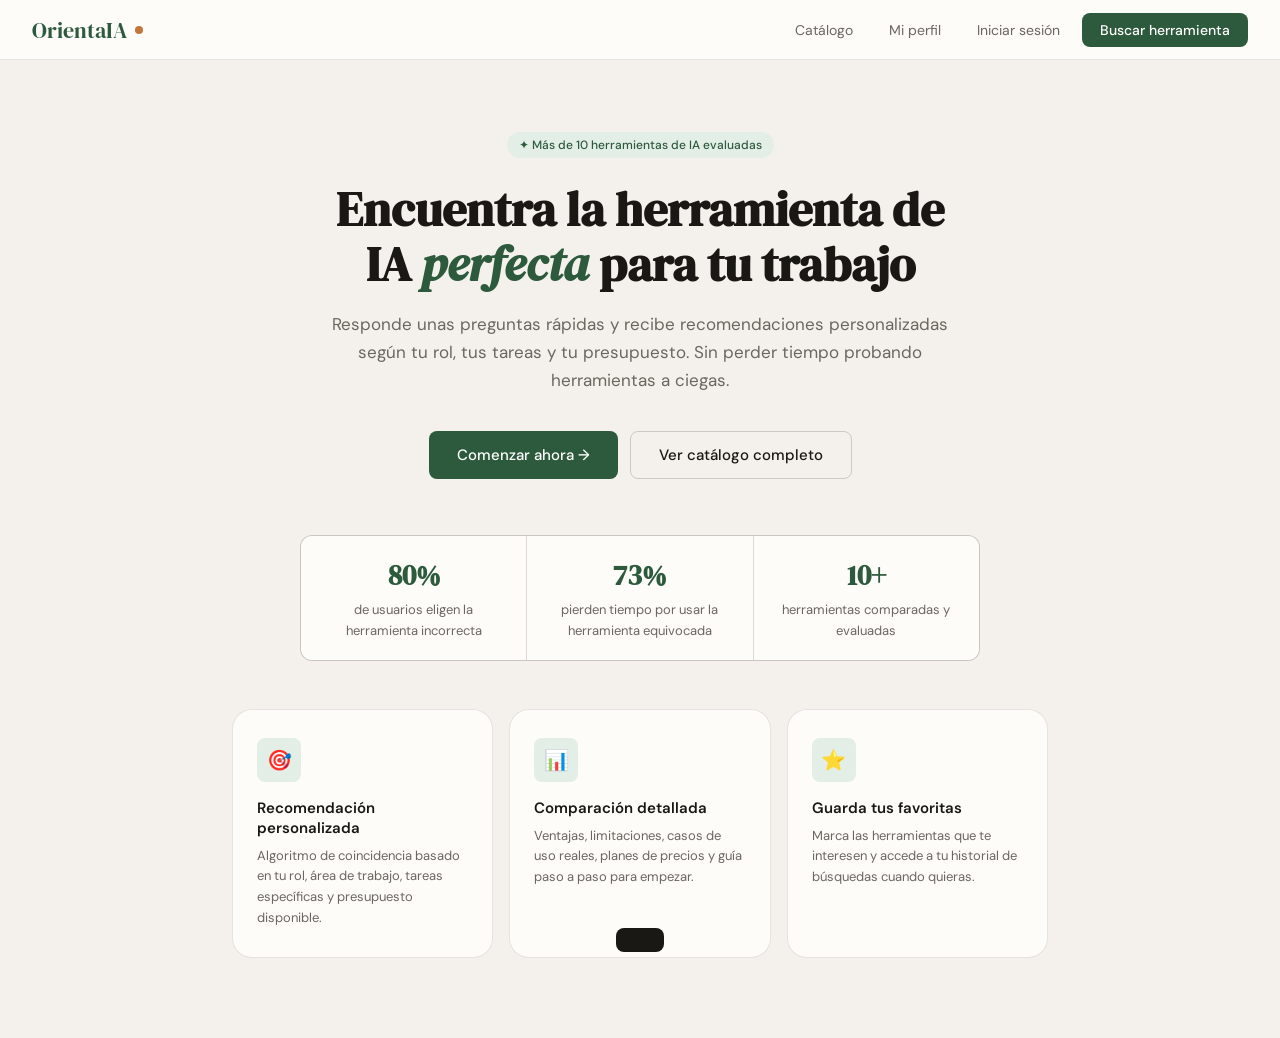
<file: Index.html>
<!DOCTYPE html>
<html lang="es">
<head>
  <meta charset="UTF-8">
  <meta name="viewport" content="width=device-width, initial-scale=1.0">
  <title>OrientaIA — Encuentra tu herramienta de IA ideal</title>
  <link rel="stylesheet" href="orientaia.css">
</head>
<body>

<!-- NAVIGATION -->
<nav>
  <div class="nav-logo" onclick="goTo('home')">
    OrientaIA <span class="dot"></span>
  </div>
  <div class="nav-links">
    <button class="nav-link" id="nav-catalog" onclick="goTo('catalog')">Catálogo</button>
    <button class="nav-link" id="nav-profile" onclick="goTo('profile')">Mi perfil</button>
    <div id="nav-auth-guest" style="display:flex;align-items:center;gap:8px;">
      <button class="nav-link" onclick="openAuth('login')">Iniciar sesión</button>
      <button class="nav-cta" onclick="goTo('wizard')">Buscar herramienta</button>
    </div>
    <div id="nav-auth-user" style="display:none;align-items:center;gap:8px;">
      <div class="nav-user-pill" onclick="goTo('profile')">
        <div class="nav-user-avatar" id="nav-user-avatar">?</div>
        <span id="nav-user-name">Usuario</span>
      </div>
      <button class="nav-cta" onclick="goTo('wizard')">Buscar herramienta</button>
    </div>
  </div>
</nav>

<!-- TOAST NOTIFICATION -->
<div class="toast" id="toast"></div>

<!-- ==================== SCREEN 1: HOME ==================== -->
<div class="page active" id="home">
  <div class="hero">
    <div class="hero-badge">✦ Más de 10 herramientas de IA evaluadas</div>
    <h1>Encuentra la herramienta de IA <em>perfecta</em> para tu trabajo</h1>
    <p>Responde unas preguntas rápidas y recibe recomendaciones personalizadas según tu rol, tus tareas y tu presupuesto. Sin perder tiempo probando herramientas a ciegas.</p>
    <div class="hero-btns">
      <button class="btn-primary" onclick="goTo('wizard')">Comenzar ahora →</button>
      <button class="btn-outline" onclick="goTo('catalog')">Ver catálogo completo</button>
    </div>
  </div>

  <div class="stats-bar">
    <div class="stat-cell"><strong>80%</strong><span>de usuarios eligen la herramienta incorrecta</span></div>
    <div class="stat-cell"><strong>73%</strong><span>pierden tiempo por usar la herramienta equivocada</span></div>
    <div class="stat-cell"><strong>10+</strong><span>herramientas comparadas y evaluadas</span></div>
  </div>

  <div class="features-grid">
    <div class="feature-card">
      <div class="feature-icon">🎯</div>
      <h3>Recomendación personalizada</h3>
      <p>Algoritmo de coincidencia basado en tu rol, área de trabajo, tareas específicas y presupuesto disponible.</p>
    </div>
    <div class="feature-card">
      <div class="feature-icon">📊</div>
      <h3>Comparación detallada</h3>
      <p>Ventajas, limitaciones, casos de uso reales, planes de precios y guía paso a paso para empezar.</p>
    </div>
    <div class="feature-card">
      <div class="feature-icon">⭐</div>
      <h3>Guarda tus favoritas</h3>
      <p>Marca las herramientas que te interesen y accede a tu historial de búsquedas cuando quieras.</p>
    </div>
  </div>
</div>

<!-- ==================== SCREEN 2: WIZARD ==================== -->
<div class="page" id="wizard">
  <div class="wizard-container">
    <div class="wizard-header">
      <h2>Encuentra tu herramienta ideal</h2>
      <p>3 pasos rápidos para recibir recomendaciones personalizadas</p>
    </div>

    <!-- Progress indicator -->
    <div class="progress-steps">
      <div class="wc" id="wc1">1</div>
      <div class="wc-line" id="wl1"></div>
      <div class="wc" id="wc2">2</div>
      <div class="wc-line" id="wl2"></div>
      <div class="wc" id="wc3">3</div>
    </div>
    <div class="step-label">
      <span id="sl1">Tu perfil</span>
      <span id="sl2">Tus tareas</span>
      <span id="sl3">Presupuesto</span>
    </div>

    <!-- STEP 1: Role & Area -->
    <div class="wizard-step" id="step1">
      <div class="step-title">¿Cuál es tu perfil principal?</div>
      <div class="role-grid">
        <div class="role-card" id="rc-estudiante" onclick="selectRole('estudiante')">
          <div class="role-icon">🎓</div>
          <div class="role-name">Estudiante</div>
          <div class="role-desc">Universitario, investigador, aprendiz</div>
        </div>
        <div class="role-card" id="rc-profesional" onclick="selectRole('profesional')">
          <div class="role-icon">💼</div>
          <div class="role-name">Profesional</div>
          <div class="role-desc">Empleado, consultor, freelancer</div>
        </div>
        <div class="role-card" id="rc-empresa" onclick="selectRole('empresa')">
          <div class="role-icon">🏢</div>
          <div class="role-name">Empresa / Equipo</div>
          <div class="role-desc">Manager, líder de área, equipo</div>
        </div>
        <div class="role-card" id="rc-emprendedor" onclick="selectRole('emprendedor')">
          <div class="role-icon">🚀</div>
          <div class="role-name">Emprendedor</div>
          <div class="role-desc">Startup, negocio propio, proyecto</div>
        </div>
      </div>

      <div class="field-group">
        <label for="area-select">¿En qué área trabajas principalmente?</label>
        <select class="field-select" id="area-select" onchange="STATE.area = this.value">
          <option value="">Selecciona un área...</option>
          <option value="tecnologia">Tecnología / Desarrollo</option>
          <option value="marketing">Marketing / Comunicaciones</option>
          <option value="educacion">Educación / Academia</option>
          <option value="diseno">Diseño / Creatividad</option>
          <option value="negocios">Negocios / Administración</option>
          <option value="salud">Salud / Ciencias</option>
          <option value="legal">Legal / Jurídico</option>
          <option value="otro">Otro</option>
        </select>
      </div>

      <div class="wizard-nav">
        <button class="btn-ghost" onclick="goTo('home')">← Volver</button>
        <button class="btn-primary" onclick="nextStep()">Continuar →</button>
      </div>
    </div>

    <!-- STEP 2: Tasks -->
    <div class="wizard-step" id="step2">
      <div class="step-title">
        ¿Qué tareas necesitas hacer?
        <span style="font-size:13px;color:var(--ink3);font-weight:400">(selecciona todas las que apliquen)</span>
      </div>
      <div class="tag-grid" id="task-tags">
        <div class="tag" data-task="writing"       onclick="toggleTag(this)">✍️ Redacción y escritura</div>
        <div class="tag" data-task="analysis"      onclick="toggleTag(this)">📊 Análisis de datos</div>
        <div class="tag" data-task="code"          onclick="toggleTag(this)">💻 Programación</div>
        <div class="tag" data-task="design"        onclick="toggleTag(this)">🎨 Diseño visual</div>
        <div class="tag" data-task="presentations" onclick="toggleTag(this)">📑 Presentaciones</div>
        <div class="tag" data-task="research"      onclick="toggleTag(this)">🔍 Investigación</div>
        <div class="tag" data-task="automation"    onclick="toggleTag(this)">⚙️ Automatización</div>
        <div class="tag" data-task="translation"   onclick="toggleTag(this)">🌐 Traducción</div>
        <div class="tag" data-task="audio_video"   onclick="toggleTag(this)">🎬 Audio / Video</div>
        <div class="tag" data-task="communication" onclick="toggleTag(this)">💬 Comunicación</div>
      </div>
      <div class="tag-hint">Selecciona al menos una tarea para continuar</div>

      <div class="wizard-nav">
        <button class="btn-ghost" onclick="prevStep()">← Anterior</button>
        <button class="btn-primary" onclick="nextStep()">Continuar →</button>
      </div>
    </div>

    <!-- STEP 3: Budget -->
    <div class="wizard-step" id="step3">
      <div class="step-title">¿Cuánto estás dispuesto a invertir mensualmente?</div>
      <div class="budget-grid">
        <div class="budget-card selected" id="bc-free" onclick="selectBudget('free', this)">
          <div class="b-icon">🆓</div>
          <div class="b-label">Gratuito</div>
          <div class="b-sub">Solo opciones free</div>
        </div>
        <div class="budget-card" id="bc-low" onclick="selectBudget('low', this)">
          <div class="b-icon">💰</div>
          <div class="b-label">Hasta $25K COP/mes</div>
          <div class="b-sub">≈ USD $6</div>
        </div>
        <div class="budget-card" id="bc-medium" onclick="selectBudget('medium', this)">
          <div class="b-icon">💳</div>
          <div class="b-label">$25K – $80K COP/mes</div>
          <div class="b-sub">≈ USD $6–$20</div>
        </div>
      </div>

      <div class="wizard-nav">
        <button class="btn-ghost" onclick="prevStep()">← Anterior</button>
        <button class="btn-primary" onclick="getRecommendations()">Ver recomendaciones →</button>
      </div>
    </div>
  </div>
</div>

<!-- ==================== SCREEN 3: RESULTS ==================== -->
<div class="page" id="results">
  <div class="results-container">
    <div class="results-header">
      <div>
        <h2>Herramientas recomendadas</h2>
        <p id="results-subtitle">Basadas en tu perfil y tareas seleccionadas</p>
      </div>
      <div class="results-meta" id="results-meta"></div>
    </div>

    <div class="sort-bar">
      <span>Ordenar por:</span>
      <button class="sort-btn active" id="sort-match" onclick="sortResults('match')">Más relevante</button>
      <button class="sort-btn" id="sort-free"          onclick="sortResults('free')">Gratuitas primero</button>
      <button class="sort-btn" id="sort-name"          onclick="sortResults('name')">A–Z</button>
    </div>

    <div class="tools-grid" id="tools-grid"></div>

    <div style="text-align:center;margin-top:32px;">
      <button class="btn-outline" onclick="goTo('catalog')">Ver catálogo completo →</button>
    </div>
  </div>
</div>

<!-- ==================== SCREEN 4: DETAIL ==================== -->
<div class="page" id="detail">
  <div class="detail-container">
    <div class="detail-back" onclick="goTo('results')">← Volver a resultados</div>
    <div id="detail-content"></div>
  </div>
</div>

<!-- ==================== SCREEN 5: CATALOG ==================== -->
<div class="page" id="catalog">
  <div class="catalog-container">
    <div class="catalog-header">
      <h2>Catálogo de herramientas</h2>
      <p>Explora todas las herramientas de IA evaluadas por OrientaIA</p>
    </div>

    <div class="catalog-controls">
      <div class="search-box">
        <span style="color:var(--ink3)">🔍</span>
        <input type="text" id="catalog-search" placeholder="Buscar herramienta..." oninput="filterCatalog()">
      </div>
      <button class="filter-chip active" data-filter="all"      onclick="setCatalogFilter(this,'all')">Todas</button>
      <button class="filter-chip" data-filter="writing"         onclick="setCatalogFilter(this,'writing')">Escritura</button>
      <button class="filter-chip" data-filter="code"            onclick="setCatalogFilter(this,'code')">Código</button>
      <button class="filter-chip" data-filter="design"          onclick="setCatalogFilter(this,'design')">Diseño</button>
      <button class="filter-chip" data-filter="research"        onclick="setCatalogFilter(this,'research')">Investigación</button>
      <button class="filter-chip" data-filter="free"            onclick="setCatalogFilter(this,'free')">Gratuitas</button>
    </div>

    <div class="tools-grid" id="catalog-grid"></div>
  </div>
</div>

<!-- ==================== SCREEN 6: PROFILE ==================== -->
<div class="page" id="profile">
  <div class="profile-container">
    <div class="profile-header">
      <div class="profile-avatar">O</div>
      <div class="profile-info">
        <h2>Mi perfil</h2>
        <p id="profile-role-line">Configura tu perfil buscando una herramienta</p>
      </div>
    </div>

    <!-- Favorites -->
    <div class="profile-section">
      <div class="profile-section-header">
        <h3>⭐ Herramientas guardadas</h3>
        <span id="favs-count">0 guardadas</span>
      </div>
      <div id="favs-container"></div>
    </div>

    <div class="section-divider"></div>

    <!-- History -->
    <div class="profile-section">
      <div class="profile-section-header">
        <h3>🕐 Historial de búsquedas</h3>
        <button class="btn-ghost" id="clear-history-btn" onclick="clearHistory()"
          style="font-size:12px;color:var(--accent2)">Limpiar</button>
      </div>
      <div id="history-container"></div>
    </div>

    <div class="section-divider"></div>

    <!-- Auth banner / account card (rendered by JS) -->
    <div id="profile-auth-banner"></div>

    <!-- Feedback -->
    <div class="feedback-section">
      <h3>¿Qué te parece OrientaIA?</h3>
      <p>Tu opinión nos ayuda a mejorar las recomendaciones para ti y otros usuarios.</p>
      <div class="feedback-btns">
        <button class="feedback-btn" onclick="sendFeedback('excelente')">😍 Excelente</button>
        <button class="feedback-btn" onclick="sendFeedback('buena')">👍 Buena</button>
        <button class="feedback-btn" onclick="sendFeedback('mejorar')">💡 Puede mejorar</button>
        <button class="feedback-btn" onclick="sendFeedback('sugerencia')">✍️ Tengo una sugerencia</button>
      </div>
    </div>
  </div>
</div>

<!-- ==================== AUTH MODAL ==================== -->
<div class="modal-overlay" id="auth-modal" onclick="handleOverlayClick(event)">
  <div class="auth-modal">
    <button class="modal-close" onclick="closeAuth()" title="Cerrar">✕</button>

    <div class="auth-logo">
      OrientaIA
      <span style="width:6px;height:6px;background:var(--accent2);border-radius:50%;display:inline-block;"></span>
    </div>

    <div class="auth-tabs">
      <button class="auth-tab active" id="tab-login"    onclick="switchAuthTab('login')">Iniciar sesión</button>
      <button class="auth-tab"        id="tab-register" onclick="switchAuthTab('register')">Crear cuenta</button>
    </div>

    <!-- Login form -->
    <div class="auth-form active" id="form-login">
      <div class="auth-error" id="login-error"></div>
      <div class="auth-field">
        <label for="login-email">Correo electrónico</label>
        <input class="auth-input" type="email" id="login-email" placeholder="tu@correo.com" autocomplete="email">
      </div>
      <div class="auth-field">
        <label for="login-password">Contraseña</label>
        <input class="auth-input" type="password" id="login-password" placeholder="••••••••" autocomplete="current-password">
      </div>
      <button class="auth-submit" onclick="doLogin()">Iniciar sesión</button>
      <div class="auth-divider">o continúa sin cuenta</div>
      <button class="auth-guest-btn" onclick="continueAsGuest()">👤 Continuar como invitado</button>
    </div>

    <!-- Register form -->
    <div class="auth-form" id="form-register">
      <div class="auth-error" id="register-error"></div>
      <div class="auth-field">
        <label for="reg-name">Nombre completo</label>
        <input class="auth-input" type="text" id="reg-name" placeholder="Tu nombre" autocomplete="name">
      </div>
      <div class="auth-field">
        <label for="reg-email">Correo electrónico</label>
        <input class="auth-input" type="email" id="reg-email" placeholder="tu@correo.com" autocomplete="email">
      </div>
      <div class="auth-field">
        <label for="reg-password">Contraseña</label>
        <input class="auth-input" type="password" id="reg-password" placeholder="Mínimo 6 caracteres" autocomplete="new-password">
      </div>
      <div class="auth-field">
        <label for="reg-confirm">Confirmar contraseña</label>
        <input class="auth-input" type="password" id="reg-confirm" placeholder="Repite tu contraseña" autocomplete="new-password">
      </div>
      <button class="auth-submit" onclick="doRegister()">Crear cuenta</button>
      <div class="auth-divider">o continúa sin cuenta</div>
      <button class="auth-guest-btn" onclick="continueAsGuest()">👤 Continuar como invitado</button>
    </div>
  </div>
</div>

<script src="orientaia.js"></script>
</body>
</html>
</file>
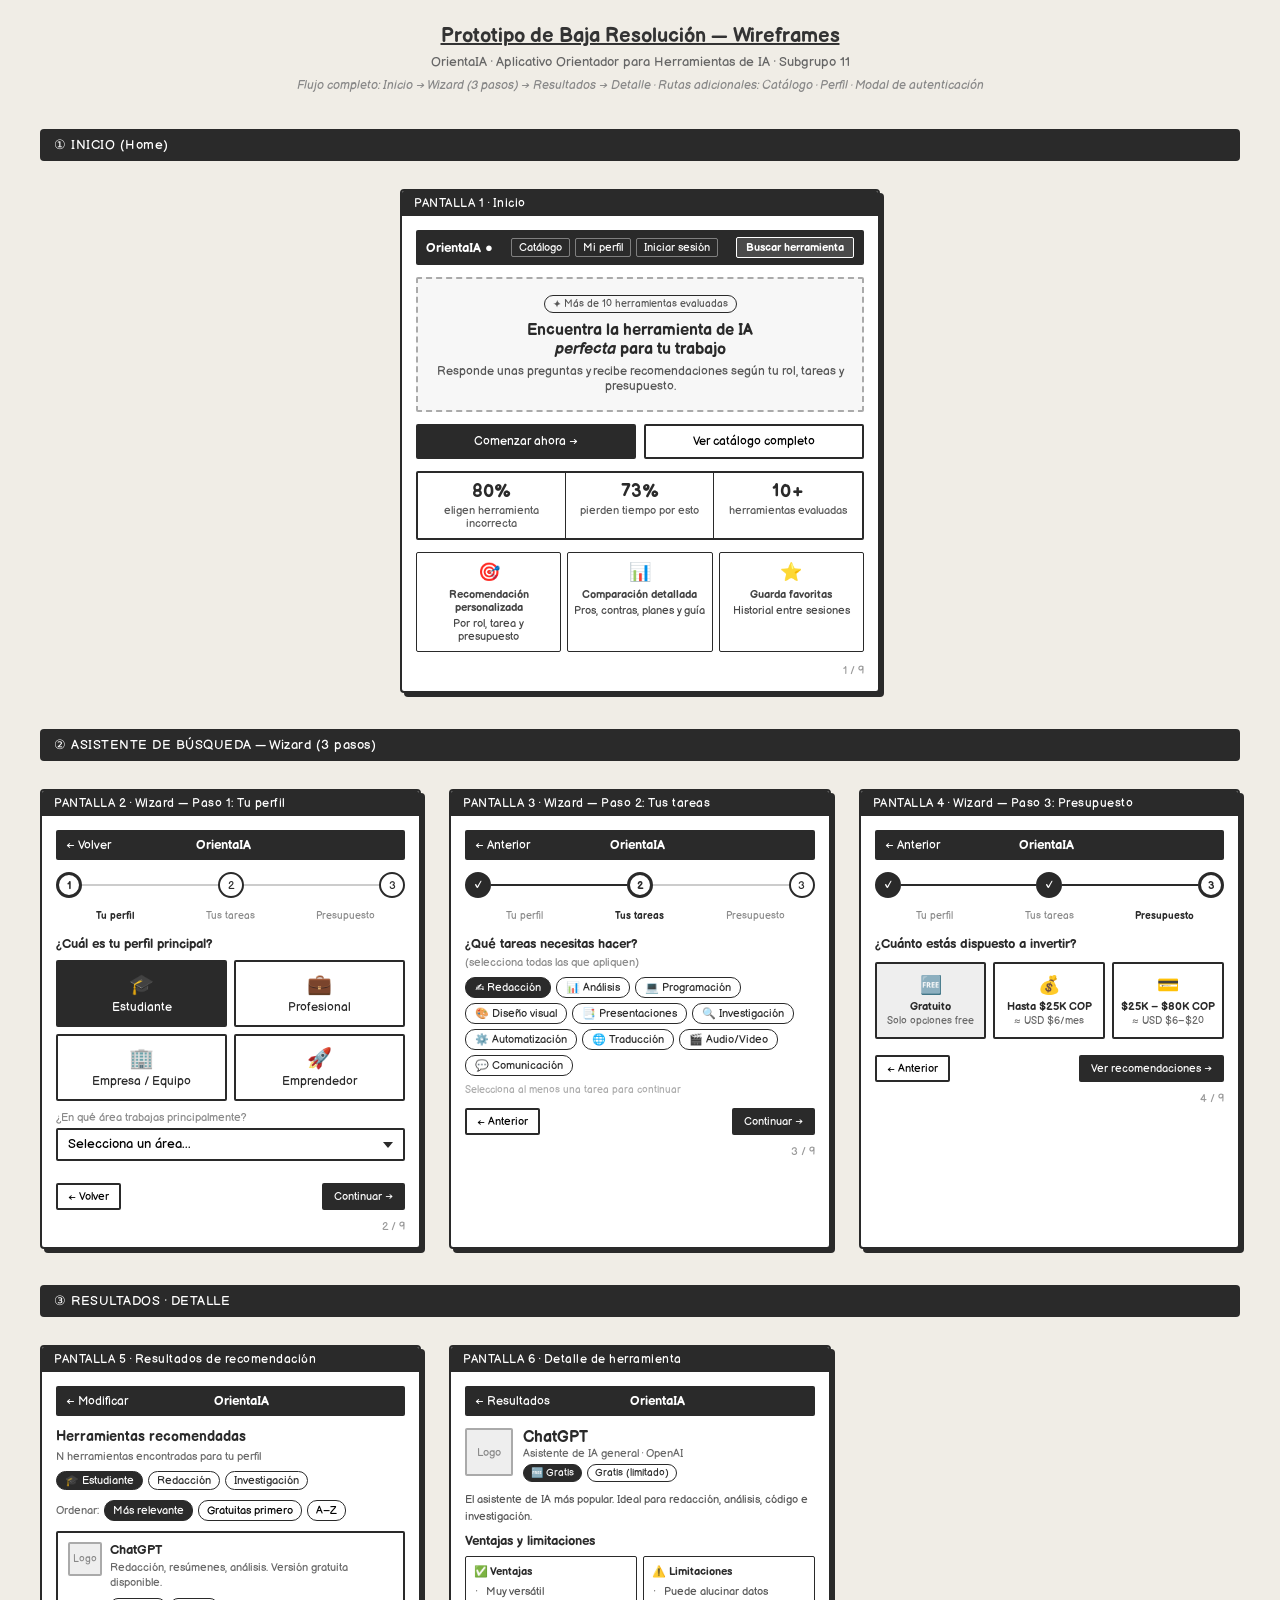
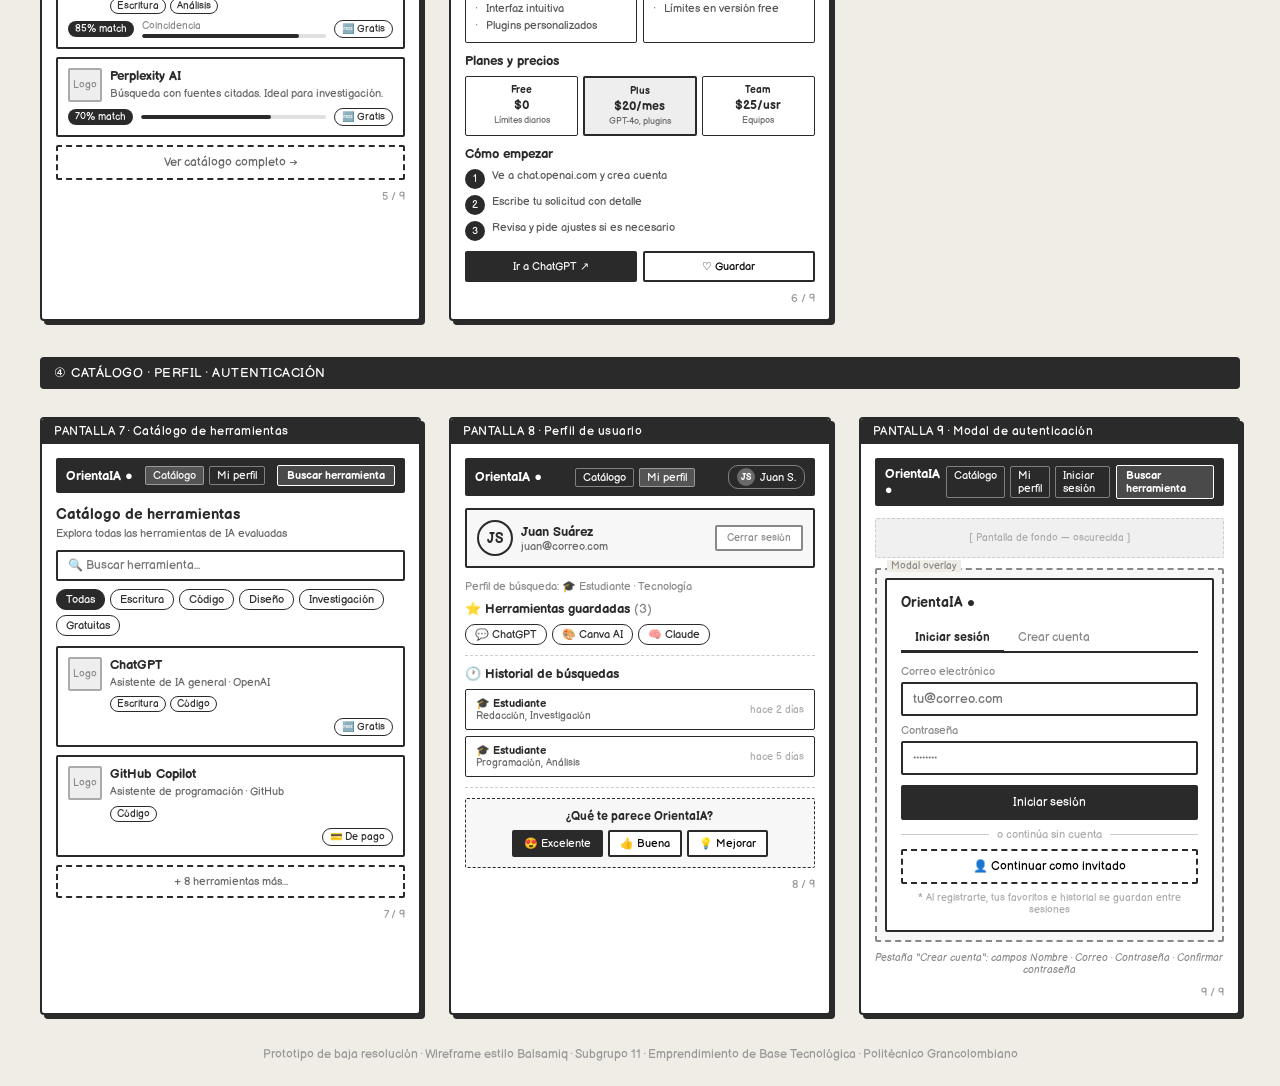
<file: PrototipoBajaResolucion.html>
<!DOCTYPE html>
<html lang="es">
<head>
<meta charset="UTF-8">
<meta name="viewport" content="width=device-width, initial-scale=1.0">
<title>Prototipo Baja Resolución — OrientaIA · Subgrupo 11</title>
<style>
  @import url('https://fonts.googleapis.com/css2?family=Balsamiq+Sans:ital,wght@0,400;0,700;1,400&display=swap');

  * { box-sizing: border-box; margin: 0; padding: 0; }

  body {
    font-family: 'Balsamiq Sans', cursive;
    background: #f0ede6;
    color: #2a2a2a;
    padding: 24px;
  }

  h1.doc-title {
    text-align: center;
    font-size: 20px;
    margin-bottom: 6px;
    color: #333;
    text-decoration: underline;
  }

  p.subtitle {
    text-align: center;
    font-size: 13px;
    color: #666;
    margin-bottom: 8px;
  }

  .flow-note {
    text-align: center;
    font-size: 12px;
    color: #888;
    margin-bottom: 28px;
    font-style: italic;
  }

  /* ── GRID DE PANTALLAS ── */
  .screens-grid {
    display: grid;
    grid-template-columns: repeat(auto-fit, minmax(300px, 1fr));
    gap: 28px;
    max-width: 1200px;
    margin: 0 auto;
  }

  .screen {
    background: #fff;
    border: 2.5px solid #2a2a2a;
    border-radius: 4px;
    overflow: hidden;
    box-shadow: 4px 4px 0 #2a2a2a;
  }

  .screen-label {
    background: #2a2a2a;
    color: #fff;
    font-size: 12px;
    padding: 5px 12px;
    letter-spacing: 0.5px;
  }

  .screen-inner {
    padding: 14px;
    min-height: 380px;
  }

  .screen-number {
    font-size: 11px;
    color: #999;
    text-align: right;
    margin-top: 10px;
  }

  /* ── BARRA DE NAVEGACIÓN ── */
  .wf-bar {
    background: #2a2a2a;
    color: #fff;
    padding: 7px 10px;
    font-size: 12px;
    margin-bottom: 12px;
    border-radius: 2px;
    display: flex;
    justify-content: space-between;
    align-items: center;
    gap: 6px;
  }

  .wf-bar-logo { font-weight: 700; font-size: 13px; }

  .wf-bar-links { display: flex; gap: 5px; }

  .wf-bar-link {
    border: 1px solid rgba(255,255,255,0.4);
    padding: 2px 7px;
    border-radius: 2px;
    font-size: 11px;
    cursor: pointer;
  }

  .wf-bar-cta {
    border: 1.5px solid #fff;
    background: rgba(255,255,255,0.15);
    padding: 3px 9px;
    border-radius: 2px;
    font-size: 11px;
    font-weight: 700;
  }

  .wf-bar-user {
    display: flex;
    align-items: center;
    gap: 5px;
    border: 1px solid rgba(255,255,255,0.4);
    padding: 2px 8px;
    border-radius: 10px;
    font-size: 11px;
  }

  .wf-avatar-sm {
    width: 18px; height: 18px;
    border-radius: 50%;
    background: rgba(255,255,255,0.3);
    display: inline-flex;
    align-items: center;
    justify-content: center;
    font-size: 9px;
    font-weight: 700;
  }

  /* ── HERO / BLOQUES GENERALES ── */
  .wf-hero {
    border: 2px dashed #aaa;
    background: #f7f7f7;
    text-align: center;
    padding: 16px 10px;
    margin-bottom: 12px;
    border-radius: 2px;
    font-size: 12px;
    color: #555;
  }

  .wf-hero .big-text {
    font-size: 16px;
    font-weight: 700;
    color: #2a2a2a;
    display: block;
    margin-bottom: 5px;
  }

  .wf-hero .badge {
    display: inline-block;
    border: 1.5px solid #2a2a2a;
    padding: 2px 8px;
    border-radius: 10px;
    font-size: 10px;
    margin-bottom: 8px;
  }

  /* ── ESTADÍSTICAS ── */
  .wf-stats-bar {
    display: grid;
    grid-template-columns: repeat(3, 1fr);
    border: 2px solid #2a2a2a;
    margin-bottom: 12px;
    border-radius: 2px;
    overflow: hidden;
  }

  .wf-stat-cell {
    padding: 8px 6px;
    text-align: center;
    border-right: 1.5px solid #2a2a2a;
    font-size: 11px;
    color: #555;
  }

  .wf-stat-cell:last-child { border-right: none; }

  .wf-stat-cell strong {
    display: block;
    font-size: 18px;
    color: #2a2a2a;
    margin-bottom: 2px;
  }

  /* ── FEATURE CARDS ── */
  .wf-features {
    display: grid;
    grid-template-columns: repeat(3, 1fr);
    gap: 6px;
    margin-bottom: 12px;
  }

  .wf-feature-card {
    border: 1.5px solid #2a2a2a;
    border-radius: 2px;
    padding: 8px 6px;
    text-align: center;
    font-size: 11px;
    color: #444;
  }

  .wf-feature-card .f-icon {
    font-size: 18px;
    display: block;
    margin-bottom: 5px;
  }

  .wf-feature-card strong { display: block; font-size: 11px; margin-bottom: 3px; }

  /* ── BOTONES ── */
  .wf-btn {
    display: block;
    border: 2.5px solid #2a2a2a;
    background: #fff;
    text-align: center;
    padding: 8px;
    margin-bottom: 8px;
    font-family: 'Balsamiq Sans', cursive;
    font-size: 13px;
    cursor: pointer;
    border-radius: 2px;
    width: 100%;
  }

  .wf-btn.filled { background: #2a2a2a; color: #fff; }
  .wf-btn.secondary { border-style: dashed; color: #666; }

  /* ── PROGRESS BAR (3 PASOS) ── */
  .wf-progress {
    display: flex;
    gap: 0;
    margin-bottom: 12px;
    align-items: center;
  }

  .wf-progress-step {
    width: 26px; height: 26px;
    border: 2px solid #2a2a2a;
    border-radius: 50%;
    display: flex;
    align-items: center;
    justify-content: center;
    font-size: 11px;
    flex-shrink: 0;
    background: #fff;
  }

  .wf-progress-step.done    { background: #2a2a2a; color: #fff; font-size: 12px; }
  .wf-progress-step.current { border-width: 3px; font-weight: 700; }

  .wf-progress-line {
    flex: 1;
    height: 2px;
    background: #2a2a2a;
  }

  .wf-progress-line.pending { background: #ccc; }

  .wf-step-labels {
    display: flex;
    justify-content: space-between;
    margin-bottom: 14px;
    padding: 0 2px;
  }

  .wf-step-labels span { font-size: 10px; color: #888; flex: 1; text-align: center; }
  .wf-step-labels span.active { color: #2a2a2a; font-weight: 700; }

  /* ── ROL CARDS ── */
  .wf-rol-grid {
    display: grid;
    grid-template-columns: 1fr 1fr;
    gap: 7px;
    margin-bottom: 10px;
  }

  .wf-rol-card {
    border: 2px solid #2a2a2a;
    padding: 10px 8px;
    text-align: center;
    font-size: 12px;
    border-radius: 2px;
    cursor: pointer;
  }

  .wf-rol-card.selected { background: #2a2a2a; color: #fff; }
  .wf-rol-card .icon-ph { font-size: 20px; display: block; margin-bottom: 3px; }

  /* ── INPUTS Y SELECT ── */
  .wf-label { font-size: 11px; color: #888; margin-bottom: 4px; }

  .wf-input {
    width: 100%;
    border: 2px solid #2a2a2a;
    padding: 7px 10px;
    font-family: 'Balsamiq Sans', cursive;
    font-size: 13px;
    margin-bottom: 10px;
    border-radius: 2px;
    background: #fff;
  }

  .wf-select {
    width: 100%;
    border: 2px solid #2a2a2a;
    padding: 7px 10px;
    font-family: 'Balsamiq Sans', cursive;
    font-size: 13px;
    margin-bottom: 10px;
    border-radius: 2px;
    background: #fff;
    appearance: none;
    background-image: url("data:image/svg+xml,%3Csvg width='10' height='6' viewBox='0 0 10 6' xmlns='http://www.w3.org/2000/svg'%3E%3Cpath d='M0 0l5 6 5-6z' fill='%232a2a2a'/%3E%3C/svg%3E");
    background-repeat: no-repeat;
    background-position: right 10px center;
    padding-right: 28px;
  }

  /* ── TAGS DE TAREAS ── */
  .wf-tags-wrap { display: flex; flex-wrap: wrap; gap: 5px; margin-bottom: 8px; }

  .wf-tag {
    border: 1.5px solid #2a2a2a;
    padding: 3px 9px;
    font-size: 11px;
    border-radius: 10px;
    cursor: pointer;
  }

  .wf-tag.selected { background: #2a2a2a; color: #fff; }

  /* ── PRESUPUESTO CARDS ── */
  .wf-budget-grid {
    display: grid;
    grid-template-columns: repeat(3, 1fr);
    gap: 7px;
    margin-bottom: 12px;
  }

  .wf-budget-card {
    border: 2px solid #2a2a2a;
    padding: 10px 6px;
    text-align: center;
    font-size: 11px;
    border-radius: 2px;
    cursor: pointer;
  }

  .wf-budget-card.selected { background: #eee; border-width: 2.5px; }
  .wf-budget-card .b-icon  { font-size: 18px; display: block; margin-bottom: 4px; }
  .wf-budget-card .b-label { font-weight: 700; font-size: 11px; margin-bottom: 2px; }
  .wf-budget-card .b-sub   { font-size: 10px; color: #666; }

  /* ── RESULTADOS ── */
  .wf-meta-row {
    display: flex;
    gap: 5px;
    flex-wrap: wrap;
    margin-bottom: 10px;
  }

  .wf-meta-chip {
    border: 1.5px solid #2a2a2a;
    padding: 2px 8px;
    font-size: 11px;
    border-radius: 10px;
  }

  .wf-meta-chip.role { background: #2a2a2a; color: #fff; }

  .wf-sort-bar {
    display: flex;
    gap: 5px;
    align-items: center;
    margin-bottom: 10px;
    font-size: 11px;
    color: #666;
  }

  .wf-sort-btn {
    border: 1.5px solid #2a2a2a;
    padding: 3px 8px;
    border-radius: 10px;
    font-size: 11px;
    font-family: 'Balsamiq Sans', cursive;
    cursor: pointer;
    background: #fff;
  }

  .wf-sort-btn.active { background: #2a2a2a; color: #fff; }

  /* ── TOOL CARD (RESULTADOS) ── */
  .wf-card-tool {
    border: 2px solid #2a2a2a;
    border-radius: 2px;
    padding: 9px 10px;
    margin-bottom: 8px;
  }

  .wf-card-tool-top {
    display: flex;
    gap: 8px;
    align-items: flex-start;
    margin-bottom: 6px;
  }

  .tool-img {
    width: 34px; height: 34px;
    border: 2px solid #aaa;
    background: #eee;
    flex-shrink: 0;
    border-radius: 2px;
    display: flex;
    align-items: center;
    justify-content: center;
    font-size: 10px;
    color: #888;
  }

  .wf-card-tool .tool-info h4 { font-size: 13px; margin-bottom: 2px; }
  .wf-card-tool .tool-info p  { font-size: 11px; color: #666; line-height: 1.4; }

  .wf-card-tool-footer {
    display: flex;
    justify-content: space-between;
    align-items: center;
    margin-top: 6px;
    gap: 8px;
  }

  .wf-match-wrap { flex: 1; }
  .wf-match-label { font-size: 10px; color: #888; margin-bottom: 2px; }
  .wf-match-track {
    height: 4px;
    background: #e0e0e0;
    border-radius: 4px;
    overflow: hidden;
  }
  .wf-match-fill { height: 100%; background: #2a2a2a; border-radius: 4px; }

  .wf-price-chip {
    font-size: 10px;
    border: 1.5px solid #2a2a2a;
    padding: 2px 7px;
    border-radius: 10px;
    white-space: nowrap;
  }

  .wf-score-chip {
    font-size: 10px;
    background: #2a2a2a;
    color: #fff;
    padding: 2px 7px;
    border-radius: 10px;
    white-space: nowrap;
  }

  /* ── DETALLE ── */
  .wf-detail-header {
    display: flex;
    gap: 10px;
    align-items: flex-start;
    margin-bottom: 10px;
  }

  .wf-detail-logo {
    width: 48px; height: 48px;
    border: 2px solid #aaa;
    background: #eee;
    display: flex;
    align-items: center;
    justify-content: center;
    font-size: 11px;
    color: #888;
    border-radius: 2px;
    flex-shrink: 0;
  }

  .wf-badges { display: flex; gap: 5px; flex-wrap: wrap; margin-top: 4px; }

  .wf-badge {
    border: 1.5px solid #2a2a2a;
    padding: 2px 7px;
    font-size: 10px;
    border-radius: 10px;
  }

  .wf-badge.dark { background: #2a2a2a; color: #fff; }

  .wf-pros-cons {
    display: grid;
    grid-template-columns: 1fr 1fr;
    gap: 6px;
    margin-bottom: 10px;
  }

  .wf-pros-box, .wf-cons-box {
    border: 1.5px solid #2a2a2a;
    border-radius: 2px;
    padding: 8px;
  }

  .wf-pros-box h5, .wf-cons-box h5 { font-size: 11px; margin-bottom: 5px; }

  .wf-list-item {
    font-size: 11px;
    color: #555;
    padding: 2px 0 2px 12px;
    position: relative;
  }

  .wf-list-item::before { content: '·'; position: absolute; left: 2px; }

  .wf-plans-grid {
    display: grid;
    grid-template-columns: repeat(3, 1fr);
    gap: 5px;
    margin-bottom: 10px;
  }

  .wf-plan-card {
    border: 1.5px solid #2a2a2a;
    border-radius: 2px;
    padding: 7px 5px;
    text-align: center;
  }

  .wf-plan-card.highlight { background: #eee; border-width: 2.5px; }
  .wf-plan-card .p-name  { font-size: 10px; font-weight: 700; margin-bottom: 2px; }
  .wf-plan-card .p-price { font-size: 12px; font-weight: 700; margin-bottom: 2px; }
  .wf-plan-card .p-desc  { font-size: 9px; color: #666; }

  .wf-how-step {
    display: flex;
    gap: 7px;
    align-items: flex-start;
    margin-bottom: 6px;
    font-size: 11px;
    color: #555;
  }

  .wf-step-num {
    width: 20px; height: 20px;
    border-radius: 50%;
    background: #2a2a2a;
    color: #fff;
    display: flex; align-items: center; justify-content: center;
    font-size: 10px;
    flex-shrink: 0;
  }

  /* ── CATÁLOGO ── */
  .wf-search-row {
    display: flex;
    gap: 6px;
    margin-bottom: 8px;
    align-items: center;
  }

  .wf-search-box {
    flex: 1;
    border: 2px solid #2a2a2a;
    padding: 6px 10px;
    border-radius: 2px;
    font-family: 'Balsamiq Sans', cursive;
    font-size: 12px;
    background: #fff;
  }

  .wf-filter-row { display: flex; flex-wrap: wrap; gap: 5px; margin-bottom: 10px; }

  .wf-filter-chip {
    border: 1.5px solid #2a2a2a;
    padding: 3px 9px;
    border-radius: 10px;
    font-size: 11px;
    cursor: pointer;
    font-family: 'Balsamiq Sans', cursive;
    background: #fff;
  }

  .wf-filter-chip.active { background: #2a2a2a; color: #fff; }

  /* ── PERFIL ── */
  .wf-user-header {
    display: flex;
    gap: 10px;
    align-items: center;
    margin-bottom: 12px;
  }

  .wf-avatar {
    width: 46px; height: 46px;
    border: 2px solid #2a2a2a;
    border-radius: 50%;
    display: flex; align-items: center; justify-content: center;
    font-size: 17px;
    font-weight: 700;
    flex-shrink: 0;
  }

  .wf-account-card {
    border: 2px solid #2a2a2a;
    border-radius: 2px;
    padding: 10px;
    margin-bottom: 12px;
    display: flex;
    align-items: center;
    justify-content: space-between;
    gap: 10px;
    background: #f7f7f7;
  }

  .wf-auth-banner {
    border: 2px dashed #2a2a2a;
    border-radius: 2px;
    padding: 10px;
    margin-bottom: 12px;
    background: #f7f7f7;
    font-size: 12px;
  }

  .wf-auth-banner strong { display: block; margin-bottom: 4px; font-size: 13px; }

  .wf-auth-banner-btns { display: flex; gap: 6px; margin-top: 7px; }

  .wf-btn-sm {
    border: 2px solid #2a2a2a;
    padding: 5px 10px;
    font-family: 'Balsamiq Sans', cursive;
    font-size: 11px;
    background: #fff;
    cursor: pointer;
    border-radius: 2px;
  }

  .wf-btn-sm.filled { background: #2a2a2a; color: #fff; }

  .wf-history-item {
    border: 1.5px solid #2a2a2a;
    border-radius: 2px;
    padding: 7px 10px;
    margin-bottom: 6px;
    display: flex;
    justify-content: space-between;
    align-items: center;
    font-size: 11px;
  }

  .wf-fav-tags { display: flex; flex-wrap: wrap; gap: 5px; margin-bottom: 10px; }

  /* ── MODAL ── */
  .wf-modal-wrap {
    position: relative;
    border: 2px dashed #888;
    border-radius: 2px;
    background: #f7f7f7;
    padding: 8px;
    margin-bottom: 10px;
  }

  .wf-modal-label {
    position: absolute;
    top: -10px; left: 10px;
    background: #f0ede6;
    font-size: 10px;
    color: #888;
    padding: 0 4px;
  }

  .wf-modal-card {
    border: 2.5px solid #2a2a2a;
    background: #fff;
    border-radius: 2px;
    padding: 14px;
  }

  .wf-tabs {
    display: flex;
    border-bottom: 2px solid #2a2a2a;
    margin-bottom: 12px;
    gap: 0;
  }

  .wf-tab {
    padding: 5px 14px;
    font-size: 12px;
    border: none;
    border-bottom: 3px solid transparent;
    background: none;
    font-family: 'Balsamiq Sans', cursive;
    cursor: pointer;
    margin-bottom: -2px;
    color: #888;
  }

  .wf-tab.active { color: #2a2a2a; border-bottom-color: #2a2a2a; font-weight: 700; }

  /* ── UTILES ── */
  .wf-divider { border: none; border-top: 1.5px dashed #ccc; margin: 10px 0; }
  .wf-section-title { font-size: 13px; font-weight: 700; margin-bottom: 7px; }
  .wf-nav-footer {
    display: flex;
    justify-content: space-between;
    margin-top: 12px;
  }

  /* ── FLECHA ENTRE PANTALLAS ── */
  .flow-connector {
    display: flex;
    align-items: center;
    justify-content: center;
    font-size: 24px;
    color: #888;
    padding: 4px 0;
  }

  /* ── SECCIÓN SEPARADORA ── */
  .section-header {
    grid-column: 1 / -1;
    background: #2a2a2a;
    color: #fff;
    padding: 8px 14px;
    font-size: 13px;
    border-radius: 4px;
    margin-top: 8px;
    letter-spacing: 0.5px;
  }
</style>
</head>
<body>

<h1 class="doc-title">Prototipo de Baja Resolución — Wireframes</h1>
<p class="subtitle">OrientaIA · Aplicativo Orientador para Herramientas de IA · Subgrupo 11</p>
<p class="flow-note">Flujo completo: Inicio → Wizard (3 pasos) → Resultados → Detalle · Rutas adicionales: Catálogo · Perfil · Modal de autenticación</p>

<div class="screens-grid">

  <!-- ═══════════════════════════════════════════════ -->
  <div class="section-header">① INICIO (Home)</div>

  <!-- PANTALLA 1: HOME -->
  <div class="screen" style="grid-column: 1 / -1; max-width: 480px; justify-self: center;">
    <div class="screen-label">PANTALLA 1 · Inicio</div>
    <div class="screen-inner">

      <!-- Nav -->
      <div class="wf-bar">
        <span class="wf-bar-logo">OrientaIA ●</span>
        <div class="wf-bar-links">
          <span class="wf-bar-link">Catálogo</span>
          <span class="wf-bar-link">Mi perfil</span>
          <span class="wf-bar-link">Iniciar sesión</span>
        </div>
        <span class="wf-bar-cta">Buscar herramienta</span>
      </div>

      <!-- Hero -->
      <div class="wf-hero">
        <span class="badge">✦ Más de 10 herramientas evaluadas</span>
        <span class="big-text">Encuentra la herramienta de IA<br><i>perfecta</i> para tu trabajo</span>
        Responde unas preguntas y recibe recomendaciones según tu rol, tareas y presupuesto.
      </div>

      <div style="display:flex;gap:8px;margin-bottom:12px;">
        <button class="wf-btn filled" style="margin:0;flex:1;font-size:12px;">Comenzar ahora →</button>
        <button class="wf-btn" style="margin:0;flex:1;font-size:12px;">Ver catálogo completo</button>
      </div>

      <!-- Stats bar -->
      <div class="wf-stats-bar">
        <div class="wf-stat-cell"><strong>80%</strong>eligen herramienta incorrecta</div>
        <div class="wf-stat-cell"><strong>73%</strong>pierden tiempo por esto</div>
        <div class="wf-stat-cell"><strong>10+</strong>herramientas evaluadas</div>
      </div>

      <!-- Features -->
      <div class="wf-features">
        <div class="wf-feature-card">
          <span class="f-icon">🎯</span>
          <strong>Recomendación personalizada</strong>
          Por rol, tarea y presupuesto
        </div>
        <div class="wf-feature-card">
          <span class="f-icon">📊</span>
          <strong>Comparación detallada</strong>
          Pros, contras, planes y guía
        </div>
        <div class="wf-feature-card">
          <span class="f-icon">⭐</span>
          <strong>Guarda favoritas</strong>
          Historial entre sesiones
        </div>
      </div>

      <p class="screen-number">1 / 9</p>
    </div>
  </div>

  <!-- ═══════════════════════════════════════════════ -->
  <div class="section-header">② ASISTENTE DE BÚSQUEDA — Wizard (3 pasos)</div>

  <!-- PANTALLA 2: WIZARD PASO 1 -->
  <div class="screen">
    <div class="screen-label">PANTALLA 2 · Wizard — Paso 1: Tu perfil</div>
    <div class="screen-inner">

      <div class="wf-bar">
        <span>← Volver</span>
        <span class="wf-bar-logo">OrientaIA</span>
        <span style="width:60px"></span>
      </div>

      <div class="wf-progress">
        <div class="wf-progress-step current">1</div>
        <div class="wf-progress-line pending"></div>
        <div class="wf-progress-step">2</div>
        <div class="wf-progress-line pending"></div>
        <div class="wf-progress-step">3</div>
      </div>
      <div class="wf-step-labels">
        <span class="active">Tu perfil</span>
        <span>Tus tareas</span>
        <span>Presupuesto</span>
      </div>

      <p style="font-size:13px;font-weight:700;margin-bottom:8px;">¿Cuál es tu perfil principal?</p>

      <div class="wf-rol-grid">
        <div class="wf-rol-card selected">
          <span class="icon-ph">🎓</span>Estudiante
        </div>
        <div class="wf-rol-card">
          <span class="icon-ph">💼</span>Profesional
        </div>
        <div class="wf-rol-card">
          <span class="icon-ph">🏢</span>Empresa / Equipo
        </div>
        <div class="wf-rol-card">
          <span class="icon-ph">🚀</span>Emprendedor
        </div>
      </div>

      <div class="wf-label">¿En qué área trabajas principalmente?</div>
      <select class="wf-select">
        <option>Selecciona un área...</option>
        <option>Tecnología / Desarrollo</option>
        <option>Marketing / Comunicaciones</option>
        <option>Educación / Academia</option>
        <option>Diseño / Creatividad</option>
        <option>Negocios / Administración</option>
        <option>Salud / Ciencias</option>
        <option>Legal / Jurídico</option>
        <option>Otro</option>
      </select>

      <div class="wf-nav-footer">
        <button class="wf-btn-sm">← Volver</button>
        <button class="wf-btn-sm filled">Continuar →</button>
      </div>

      <p class="screen-number">2 / 9</p>
    </div>
  </div>

  <!-- PANTALLA 3: WIZARD PASO 2 -->
  <div class="screen">
    <div class="screen-label">PANTALLA 3 · Wizard — Paso 2: Tus tareas</div>
    <div class="screen-inner">

      <div class="wf-bar">
        <span>← Anterior</span>
        <span class="wf-bar-logo">OrientaIA</span>
        <span style="width:60px"></span>
      </div>

      <div class="wf-progress">
        <div class="wf-progress-step done">✓</div>
        <div class="wf-progress-line"></div>
        <div class="wf-progress-step current">2</div>
        <div class="wf-progress-line pending"></div>
        <div class="wf-progress-step">3</div>
      </div>
      <div class="wf-step-labels">
        <span>Tu perfil</span>
        <span class="active">Tus tareas</span>
        <span>Presupuesto</span>
      </div>

      <p style="font-size:13px;font-weight:700;margin-bottom:4px;">¿Qué tareas necesitas hacer?</p>
      <p style="font-size:11px;color:#888;margin-bottom:8px;">(selecciona todas las que apliquen)</p>

      <div class="wf-tags-wrap">
        <span class="wf-tag selected">✍️ Redacción</span>
        <span class="wf-tag">📊 Análisis</span>
        <span class="wf-tag">💻 Programación</span>
        <span class="wf-tag">🎨 Diseño visual</span>
        <span class="wf-tag">📑 Presentaciones</span>
        <span class="wf-tag">🔍 Investigación</span>
        <span class="wf-tag">⚙️ Automatización</span>
        <span class="wf-tag">🌐 Traducción</span>
        <span class="wf-tag">🎬 Audio/Video</span>
        <span class="wf-tag">💬 Comunicación</span>
      </div>

      <p style="font-size:10px;color:#aaa;margin-bottom:12px;">Selecciona al menos una tarea para continuar</p>

      <div class="wf-nav-footer">
        <button class="wf-btn-sm">← Anterior</button>
        <button class="wf-btn-sm filled">Continuar →</button>
      </div>

      <p class="screen-number">3 / 9</p>
    </div>
  </div>

  <!-- PANTALLA 4: WIZARD PASO 3 -->
  <div class="screen">
    <div class="screen-label">PANTALLA 4 · Wizard — Paso 3: Presupuesto</div>
    <div class="screen-inner">

      <div class="wf-bar">
        <span>← Anterior</span>
        <span class="wf-bar-logo">OrientaIA</span>
        <span style="width:60px"></span>
      </div>

      <div class="wf-progress">
        <div class="wf-progress-step done">✓</div>
        <div class="wf-progress-line"></div>
        <div class="wf-progress-step done">✓</div>
        <div class="wf-progress-line"></div>
        <div class="wf-progress-step current">3</div>
      </div>
      <div class="wf-step-labels">
        <span>Tu perfil</span>
        <span>Tus tareas</span>
        <span class="active">Presupuesto</span>
      </div>

      <p style="font-size:13px;font-weight:700;margin-bottom:10px;">¿Cuánto estás dispuesto a invertir?</p>

      <div class="wf-budget-grid">
        <div class="wf-budget-card selected">
          <div class="b-icon">🆓</div>
          <div class="b-label">Gratuito</div>
          <div class="b-sub">Solo opciones free</div>
        </div>
        <div class="wf-budget-card">
          <div class="b-icon">💰</div>
          <div class="b-label">Hasta $25K COP</div>
          <div class="b-sub">≈ USD $6/mes</div>
        </div>
        <div class="wf-budget-card">
          <div class="b-icon">💳</div>
          <div class="b-label">$25K – $80K COP</div>
          <div class="b-sub">≈ USD $6–$20</div>
        </div>
      </div>

      <div class="wf-nav-footer" style="margin-top:16px;">
        <button class="wf-btn-sm">← Anterior</button>
        <button class="wf-btn-sm filled">Ver recomendaciones →</button>
      </div>

      <p class="screen-number">4 / 9</p>
    </div>
  </div>

  <!-- ═══════════════════════════════════════════════ -->
  <div class="section-header">③ RESULTADOS · DETALLE</div>

  <!-- PANTALLA 5: RESULTADOS -->
  <div class="screen">
    <div class="screen-label">PANTALLA 5 · Resultados de recomendación</div>
    <div class="screen-inner">

      <div class="wf-bar">
        <span>← Modificar</span>
        <span class="wf-bar-logo">OrientaIA</span>
        <span style="width:40px"></span>
      </div>

      <p style="font-size:14px;font-weight:700;margin-bottom:5px;">Herramientas recomendadas</p>
      <p style="font-size:11px;color:#666;margin-bottom:8px;">N herramientas encontradas para tu perfil</p>

      <!-- Meta tags -->
      <div class="wf-meta-row">
        <span class="wf-meta-chip role">🎓 Estudiante</span>
        <span class="wf-meta-chip">Redacción</span>
        <span class="wf-meta-chip">Investigación</span>
      </div>

      <!-- Sort bar -->
      <div class="wf-sort-bar">
        Ordenar:
        <button class="wf-sort-btn active">Más relevante</button>
        <button class="wf-sort-btn">Gratuitas primero</button>
        <button class="wf-sort-btn">A–Z</button>
      </div>

      <!-- Tool card con match bar -->
      <div class="wf-card-tool">
        <div class="wf-card-tool-top">
          <div class="tool-img">Logo</div>
          <div class="tool-info">
            <h4>ChatGPT</h4>
            <p>Redacción, resúmenes, análisis. Versión gratuita disponible.</p>
            <div style="margin-top:4px;">
              <span class="wf-tag" style="font-size:10px;padding:1px 6px;">Escritura</span>
              <span class="wf-tag" style="font-size:10px;padding:1px 6px;">Análisis</span>
            </div>
          </div>
        </div>
        <div class="wf-card-tool-footer">
          <span class="wf-score-chip">85% match</span>
          <div class="wf-match-wrap">
            <div class="wf-match-label">Coincidencia</div>
            <div class="wf-match-track"><div class="wf-match-fill" style="width:85%"></div></div>
          </div>
          <span class="wf-price-chip">🆓 Gratis</span>
        </div>
      </div>

      <div class="wf-card-tool">
        <div class="wf-card-tool-top">
          <div class="tool-img">Logo</div>
          <div class="tool-info">
            <h4>Perplexity AI</h4>
            <p>Búsqueda con fuentes citadas. Ideal para investigación.</p>
          </div>
        </div>
        <div class="wf-card-tool-footer">
          <span class="wf-score-chip">70% match</span>
          <div class="wf-match-wrap">
            <div class="wf-match-track"><div class="wf-match-fill" style="width:70%"></div></div>
          </div>
          <span class="wf-price-chip">🆓 Gratis</span>
        </div>
      </div>

      <button class="wf-btn secondary" style="font-size:12px;">Ver catálogo completo →</button>

      <p class="screen-number">5 / 9</p>
    </div>
  </div>

  <!-- PANTALLA 6: DETALLE -->
  <div class="screen">
    <div class="screen-label">PANTALLA 6 · Detalle de herramienta</div>
    <div class="screen-inner">

      <div class="wf-bar">
        <span>← Resultados</span>
        <span class="wf-bar-logo">OrientaIA</span>
        <span style="width:40px"></span>
      </div>

      <div class="wf-detail-header">
        <div class="wf-detail-logo">Logo</div>
        <div>
          <p style="font-size:16px;font-weight:700;">ChatGPT</p>
          <p style="font-size:11px;color:#666;">Asistente de IA general · OpenAI</p>
          <div class="wf-badges">
            <span class="wf-badge dark">🆓 Gratis</span>
            <span class="wf-badge">Gratis (limitado)</span>
          </div>
        </div>
      </div>

      <p style="font-size:11px;color:#555;margin-bottom:8px;line-height:1.5;">El asistente de IA más popular. Ideal para redacción, análisis, código e investigación.</p>

      <div class="wf-section-title">Ventajas y limitaciones</div>
      <div class="wf-pros-cons">
        <div class="wf-pros-box">
          <h5>✅ Ventajas</h5>
          <div class="wf-list-item">Muy versátil</div>
          <div class="wf-list-item">Interfaz intuitiva</div>
          <div class="wf-list-item">Plugins personalizados</div>
        </div>
        <div class="wf-cons-box">
          <h5>⚠️ Limitaciones</h5>
          <div class="wf-list-item">Puede alucinar datos</div>
          <div class="wf-list-item">Límites en versión free</div>
        </div>
      </div>

      <div class="wf-section-title">Planes y precios</div>
      <div class="wf-plans-grid">
        <div class="wf-plan-card">
          <div class="p-name">Free</div>
          <div class="p-price">$0</div>
          <div class="p-desc">Límites diarios</div>
        </div>
        <div class="wf-plan-card highlight">
          <div class="p-name">Plus</div>
          <div class="p-price">$20/mes</div>
          <div class="p-desc">GPT-4o, plugins</div>
        </div>
        <div class="wf-plan-card">
          <div class="p-name">Team</div>
          <div class="p-price">$25/usr</div>
          <div class="p-desc">Equipos</div>
        </div>
      </div>

      <div class="wf-section-title">Cómo empezar</div>
      <div class="wf-how-step"><div class="wf-step-num">1</div>Ve a chat.openai.com y crea cuenta</div>
      <div class="wf-how-step"><div class="wf-step-num">2</div>Escribe tu solicitud con detalle</div>
      <div class="wf-how-step"><div class="wf-step-num">3</div>Revisa y pide ajustes si es necesario</div>

      <div style="display:flex;gap:6px;margin-top:10px;">
        <button class="wf-btn filled" style="margin:0;flex:1;font-size:11px;padding:7px;">Ir a ChatGPT ↗</button>
        <button class="wf-btn" style="margin:0;flex:1;font-size:11px;padding:7px;">♡ Guardar</button>
      </div>

      <p class="screen-number">6 / 9</p>
    </div>
  </div>

  <!-- ═══════════════════════════════════════════════ -->
  <div class="section-header">④ CATÁLOGO · PERFIL · AUTENTICACIÓN</div>

  <!-- PANTALLA 7: CATÁLOGO -->
  <div class="screen">
    <div class="screen-label">PANTALLA 7 · Catálogo de herramientas</div>
    <div class="screen-inner">

      <div class="wf-bar">
        <span class="wf-bar-logo">OrientaIA ●</span>
        <div class="wf-bar-links">
          <span class="wf-bar-link" style="background:rgba(255,255,255,0.2)">Catálogo</span>
          <span class="wf-bar-link">Mi perfil</span>
        </div>
        <span class="wf-bar-cta">Buscar herramienta</span>
      </div>

      <p style="font-size:15px;font-weight:700;margin-bottom:3px;">Catálogo de herramientas</p>
      <p style="font-size:11px;color:#666;margin-bottom:10px;">Explora todas las herramientas de IA evaluadas</p>

      <div class="wf-search-row">
        <input class="wf-search-box" placeholder="🔍 Buscar herramienta...">
      </div>

      <div class="wf-filter-row">
        <span class="wf-filter-chip active">Todas</span>
        <span class="wf-filter-chip">Escritura</span>
        <span class="wf-filter-chip">Código</span>
        <span class="wf-filter-chip">Diseño</span>
        <span class="wf-filter-chip">Investigación</span>
        <span class="wf-filter-chip">Gratuitas</span>
      </div>

      <!-- Cards simplificadas -->
      <div class="wf-card-tool">
        <div class="wf-card-tool-top">
          <div class="tool-img">Logo</div>
          <div class="tool-info">
            <h4>ChatGPT</h4>
            <p>Asistente de IA general · OpenAI</p>
            <div style="margin-top:3px;"><span class="wf-tag" style="font-size:10px;padding:1px 6px;">Escritura</span> <span class="wf-tag" style="font-size:10px;padding:1px 6px;">Código</span></div>
          </div>
        </div>
        <div style="display:flex;justify-content:flex-end;">
          <span class="wf-price-chip">🆓 Gratis</span>
        </div>
      </div>

      <div class="wf-card-tool">
        <div class="wf-card-tool-top">
          <div class="tool-img">Logo</div>
          <div class="tool-info">
            <h4>GitHub Copilot</h4>
            <p>Asistente de programación · GitHub</p>
            <div style="margin-top:3px;"><span class="wf-tag" style="font-size:10px;padding:1px 6px;">Código</span></div>
          </div>
        </div>
        <div style="display:flex;justify-content:flex-end;">
          <span class="wf-price-chip">💳 De pago</span>
        </div>
      </div>

      <button class="wf-btn secondary" style="font-size:11px;">+ 8 herramientas más...</button>

      <p class="screen-number">7 / 9</p>
    </div>
  </div>

  <!-- PANTALLA 8: PERFIL -->
  <div class="screen">
    <div class="screen-label">PANTALLA 8 · Perfil de usuario</div>
    <div class="screen-inner">

      <div class="wf-bar">
        <span class="wf-bar-logo">OrientaIA ●</span>
        <div class="wf-bar-links">
          <span class="wf-bar-link">Catálogo</span>
          <span class="wf-bar-link" style="background:rgba(255,255,255,0.2)">Mi perfil</span>
        </div>
        <span class="wf-bar-user">
          <span class="wf-avatar-sm">JS</span> Juan S.
        </span>
      </div>

      <!-- Estado: sesión iniciada -->
      <div class="wf-account-card">
        <div style="display:flex;align-items:center;gap:8px;">
          <div class="wf-avatar" style="width:36px;height:36px;font-size:14px;">JS</div>
          <div>
            <p style="font-size:13px;font-weight:700;">Juan Suárez</p>
            <p style="font-size:11px;color:#666;">juan@correo.com</p>
          </div>
        </div>
        <button class="wf-btn-sm" style="border-color:#888;color:#888;font-size:10px;">Cerrar sesión</button>
      </div>

      <p style="font-size:11px;color:#888;margin-bottom:8px;">Perfil de búsqueda: 🎓 Estudiante · Tecnología</p>

      <div class="wf-section-title">⭐ Herramientas guardadas <span style="font-weight:400;color:#888;">(3)</span></div>
      <div class="wf-fav-tags">
        <span class="wf-tag">💬 ChatGPT</span>
        <span class="wf-tag">🎨 Canva AI</span>
        <span class="wf-tag">🧠 Claude</span>
      </div>

      <hr class="wf-divider">

      <div class="wf-section-title">🕐 Historial de búsquedas</div>
      <div class="wf-history-item">
        <div>
          <p style="font-size:11px;font-weight:700;">🎓 Estudiante</p>
          <p style="font-size:10px;color:#666;">Redacción, Investigación</p>
        </div>
        <span style="font-size:10px;color:#aaa;">hace 2 días</span>
      </div>
      <div class="wf-history-item">
        <div>
          <p style="font-size:11px;font-weight:700;">🎓 Estudiante</p>
          <p style="font-size:10px;color:#666;">Programación, Análisis</p>
        </div>
        <span style="font-size:10px;color:#aaa;">hace 5 días</span>
      </div>

      <hr class="wf-divider">

      <div style="border:1.5px dashed #2a2a2a;border-radius:2px;padding:10px;text-align:center;font-size:12px;background:#f7f7f7;">
        <p style="font-weight:700;margin-bottom:4px;">¿Qué te parece OrientaIA?</p>
        <div style="display:flex;gap:5px;justify-content:center;flex-wrap:wrap;margin-top:6px;">
          <button class="wf-btn-sm filled">😍 Excelente</button>
          <button class="wf-btn-sm">👍 Buena</button>
          <button class="wf-btn-sm">💡 Mejorar</button>
        </div>
      </div>

      <p class="screen-number">8 / 9</p>
    </div>
  </div>

  <!-- PANTALLA 9: MODAL AUTH -->
  <div class="screen">
    <div class="screen-label">PANTALLA 9 · Modal de autenticación</div>
    <div class="screen-inner">

      <div class="wf-bar">
        <span class="wf-bar-logo">OrientaIA ●</span>
        <div class="wf-bar-links">
          <span class="wf-bar-link">Catálogo</span>
          <span class="wf-bar-link">Mi perfil</span>
          <span class="wf-bar-link">Iniciar sesión</span>
        </div>
        <span class="wf-bar-cta">Buscar herramienta</span>
      </div>

      <!-- Fondo difuminado = pantalla detrás -->
      <div style="border:1.5px dashed #ccc;border-radius:2px;padding:8px;background:#f0f0f0;margin-bottom:10px;font-size:10px;color:#aaa;text-align:center;min-height:40px;display:flex;align-items:center;justify-content:center;">
        [ Pantalla de fondo — oscurecida ]
      </div>

      <!-- Modal centrado -->
      <div class="wf-modal-wrap">
        <span class="wf-modal-label">Modal overlay</span>
        <div class="wf-modal-card">

          <p style="font-size:14px;font-weight:700;margin-bottom:14px;">OrientaIA ●</p>

          <div class="wf-tabs">
            <button class="wf-tab active">Iniciar sesión</button>
            <button class="wf-tab">Crear cuenta</button>
          </div>

          <!-- Login form activo -->
          <div class="wf-label">Correo electrónico</div>
          <input class="wf-input" type="email" placeholder="tu@correo.com" style="margin-bottom:8px;">

          <div class="wf-label">Contraseña</div>
          <input class="wf-input" type="password" placeholder="••••••••" style="margin-bottom:10px;">

          <button class="wf-btn filled" style="font-size:12px;margin-bottom:6px;">Iniciar sesión</button>

          <div style="display:flex;align-items:center;gap:8px;font-size:11px;color:#aaa;margin:8px 0;">
            <div style="flex:1;height:1px;background:#ccc;"></div>
            o continúa sin cuenta
            <div style="flex:1;height:1px;background:#ccc;"></div>
          </div>

          <button class="wf-btn" style="font-size:12px;border-style:dashed;">👤 Continuar como invitado</button>

          <p style="font-size:10px;color:#aaa;text-align:center;margin-top:8px;">
            * Al registrarte, tus favoritos e historial se guardan entre sesiones
          </p>
        </div>
      </div>

      <!-- Variante Crear cuenta (referencia) -->
      <p style="font-size:10px;color:#888;text-align:center;margin-top:4px;font-style:italic;">
        Pestaña "Crear cuenta": campos Nombre · Correo · Contraseña · Confirmar contraseña
      </p>

      <p class="screen-number">9 / 9</p>
    </div>
  </div>

</div>

<p style="text-align:center;font-size:12px;color:#999;margin-top:32px;">
  Prototipo de baja resolución · Wireframe estilo Balsamiq · Subgrupo 11 · Emprendimiento de Base Tecnológica · Politécnico Grancolombiano
</p>

</body>
</html>
</file>
<file: orientaia.css>
@import url('https://fonts.googleapis.com/css2?family=DM+Sans:ital,opsz,wght@0,9..40,300;0,9..40,400;0,9..40,500;0,9..40,600;1,9..40,400&family=DM+Serif+Display:ital@0;1&display=swap');

/* ── TOKENS ─────────────────────────────────────────────────────────────── */
:root {
  --bg: #F4F1EC;
  --surface: #FDFCF9;
  --surface2: #EDE9E1;
  --ink: #1A1814;
  --ink2: #6B6660;
  --ink3: #A09C97;
  --accent: #2D5A3D;
  --accent-light: #E3EEE7;
  --accent2: #C4753A;
  --accent2-light: #FAF0E8;
  --border: rgba(26,24,20,0.10);
  --border2: rgba(26,24,20,0.18);
  --radius: 12px;
  --radius-sm: 8px;
  --radius-lg: 20px;
}

* { box-sizing: border-box; margin: 0; padding: 0; }

body {
  font-family: 'DM Sans', sans-serif;
  background: var(--bg);
  color: var(--ink);
  min-height: 100vh;
}

/* ── NAV ────────────────────────────────────────────────────────────────── */
nav {
  background: var(--surface);
  border-bottom: 1px solid var(--border);
  padding: 0 32px;
  height: 60px;
  display: flex;
  align-items: center;
  justify-content: space-between;
  position: sticky;
  top: 0;
  z-index: 100;
}

.nav-logo {
  font-family: 'DM Serif Display', serif;
  font-size: 22px;
  color: var(--accent);
  display: flex;
  align-items: center;
  gap: 8px;
  cursor: pointer;
}

.nav-logo .dot {
  width: 8px; height: 8px;
  background: var(--accent2);
  border-radius: 50%;
  display: inline-block;
}

.nav-links {
  display: flex;
  align-items: center;
  gap: 8px;
}

.nav-link {
  font-size: 14px;
  color: var(--ink2);
  padding: 6px 14px;
  border-radius: var(--radius-sm);
  cursor: pointer;
  transition: background 0.15s;
  border: none;
  background: none;
  font-family: 'DM Sans', sans-serif;
}

.nav-link:hover { background: var(--surface2); color: var(--ink); }
.nav-link.active { background: var(--accent-light); color: var(--accent); font-weight: 500; }

.nav-cta {
  background: var(--accent);
  color: #fff;
  font-size: 14px;
  font-weight: 500;
  padding: 8px 18px;
  border-radius: var(--radius-sm);
  border: none;
  cursor: pointer;
  font-family: 'DM Sans', sans-serif;
  transition: opacity 0.15s;
}

.nav-cta:hover { opacity: 0.88; }

/* ── SCREENS ────────────────────────────────────────────────────────────── */
.page { display: none; }
.page.active { display: block; }

/* ── HOME ───────────────────────────────────────────────────────────────── */
.hero {
  max-width: 680px;
  margin: 0 auto;
  padding: 72px 32px 56px;
  text-align: center;
}

.hero-badge {
  display: inline-flex;
  align-items: center;
  gap: 6px;
  background: var(--accent-light);
  color: var(--accent);
  font-size: 12px;
  font-weight: 500;
  padding: 5px 12px;
  border-radius: 20px;
  margin-bottom: 24px;
}

.hero h1 {
  font-family: 'DM Serif Display', serif;
  font-size: 48px;
  line-height: 1.15;
  margin-bottom: 18px;
}

.hero h1 em { font-style: italic; color: var(--accent); }

.hero p {
  font-size: 17px;
  color: var(--ink2);
  line-height: 1.65;
  margin-bottom: 36px;
}

.hero-btns {
  display: flex;
  gap: 12px;
  justify-content: center;
  flex-wrap: wrap;
}

/* ── BUTTONS ────────────────────────────────────────────────────────────── */
.btn-primary {
  background: var(--accent);
  color: #fff;
  font-size: 15px;
  font-weight: 500;
  padding: 13px 28px;
  border-radius: var(--radius-sm);
  border: none;
  cursor: pointer;
  font-family: 'DM Sans', sans-serif;
  transition: opacity 0.15s, transform 0.1s;
}

.btn-primary:hover { opacity: 0.88; transform: translateY(-1px); }

.btn-outline {
  background: transparent;
  color: var(--ink);
  font-size: 15px;
  font-weight: 500;
  padding: 13px 28px;
  border-radius: var(--radius-sm);
  border: 1.5px solid var(--border2);
  cursor: pointer;
  font-family: 'DM Sans', sans-serif;
  transition: background 0.15s;
}

.btn-outline:hover { background: var(--surface2); }

.btn-ghost {
  background: none;
  border: none;
  font-size: 14px;
  color: var(--ink2);
  cursor: pointer;
  padding: 8px 4px;
  font-family: 'DM Sans', sans-serif;
}

.btn-ghost:hover { color: var(--ink); }

/* ── STATS & FEATURES ───────────────────────────────────────────────────── */
.stats-bar {
  max-width: 680px;
  margin: 0 auto 48px;
  display: grid;
  grid-template-columns: repeat(3, 1fr);
  gap: 1px;
  background: var(--border);
  border: 1px solid var(--border);
  border-radius: var(--radius);
  overflow: hidden;
}

.stat-cell {
  background: var(--surface);
  padding: 20px;
  text-align: center;
}

.stat-cell strong {
  display: block;
  font-family: 'DM Serif Display', serif;
  font-size: 28px;
  color: var(--accent);
  margin-bottom: 4px;
}

.stat-cell span { font-size: 13px; color: var(--ink2); }

.features-grid {
  max-width: 880px;
  margin: 0 auto 80px;
  padding: 0 32px;
  display: grid;
  grid-template-columns: repeat(3, 1fr);
  gap: 16px;
}

.feature-card {
  background: var(--surface);
  border: 1px solid var(--border);
  border-radius: var(--radius-lg);
  padding: 28px 24px;
}

.feature-icon {
  width: 44px; height: 44px;
  background: var(--accent-light);
  border-radius: var(--radius-sm);
  display: flex; align-items: center; justify-content: center;
  font-size: 20px;
  margin-bottom: 16px;
}

.feature-card h3 { font-size: 15px; font-weight: 600; margin-bottom: 8px; }
.feature-card p { font-size: 13px; color: var(--ink2); line-height: 1.6; }

/* ── WIZARD ─────────────────────────────────────────────────────────────── */
.wizard-container {
  max-width: 640px;
  margin: 0 auto;
  padding: 48px 32px 80px;
}

.wizard-header { margin-bottom: 40px; }

.wizard-header h2 {
  font-family: 'DM Serif Display', serif;
  font-size: 32px;
  margin-bottom: 8px;
}

.wizard-header p { font-size: 15px; color: var(--ink2); }

.progress-steps {
  display: flex;
  align-items: center;
  gap: 0;
  margin-bottom: 40px;
}

.wc {
  width: 32px; height: 32px;
  border-radius: 50%;
  display: flex; align-items: center; justify-content: center;
  font-size: 13px;
  font-weight: 600;
  border: 2px solid var(--border2);
  background: var(--surface);
  color: var(--ink3);
  transition: all 0.2s;
  flex-shrink: 0;
  position: relative;
  z-index: 1;
}

.wc.active { border-color: var(--accent); background: var(--accent); color: #fff; }

.wc.done {
  border-color: var(--accent);
  background: var(--accent-light);
  color: var(--accent);
}

.wc.done::after { content: '✓'; font-size: 14px; }

.wc-line {
  flex: 1;
  height: 2px;
  background: var(--border2);
  transition: background 0.2s;
}

.wc-line.done { background: var(--accent); }

.step-label {
  display: flex;
  justify-content: space-between;
  margin-bottom: 32px;
  padding: 0 2px;
}

.step-label span {
  font-size: 11px;
  color: var(--ink3);
  text-align: center;
  flex: 1;
}

.step-label span.active-label { color: var(--accent); font-weight: 500; }

.wizard-step { display: none; }
.wizard-step.active { display: block; }

.step-title { font-size: 18px; font-weight: 600; margin-bottom: 20px; }

.role-grid {
  display: grid;
  grid-template-columns: 1fr 1fr;
  gap: 12px;
  margin-bottom: 32px;
}

.role-card {
  background: var(--surface);
  border: 2px solid var(--border);
  border-radius: var(--radius);
  padding: 20px;
  cursor: pointer;
  transition: all 0.15s;
}

.role-card:hover { border-color: var(--accent); background: var(--accent-light); }
.role-card.selected { border-color: var(--accent); background: var(--accent-light); }
.role-card .role-icon { font-size: 28px; margin-bottom: 10px; }
.role-card .role-name { font-size: 15px; font-weight: 600; margin-bottom: 4px; }
.role-card .role-desc { font-size: 12px; color: var(--ink2); }

.field-group { margin-bottom: 20px; }
.field-group label { font-size: 13px; font-weight: 500; display: block; margin-bottom: 6px; color: var(--ink2); }

.field-select {
  width: 100%;
  padding: 10px 14px;
  border: 1.5px solid var(--border2);
  border-radius: var(--radius-sm);
  background: var(--surface);
  font-family: 'DM Sans', sans-serif;
  font-size: 14px;
  color: var(--ink);
  outline: none;
  cursor: pointer;
  appearance: none;
  background-image: url("data:image/svg+xml,%3Csvg xmlns='http://www.w3.org/2000/svg' width='16' height='16' viewBox='0 0 24 24' fill='none' stroke='%236B6660' stroke-width='2'%3E%3Cpolyline points='6 9 12 15 18 9'%3E%3C/polyline%3E%3C/svg%3E");
  background-repeat: no-repeat;
  background-position: right 12px center;
  padding-right: 36px;
}

.field-select:focus { border-color: var(--accent); }

.tag-grid {
  display: flex;
  flex-wrap: wrap;
  gap: 8px;
  margin-bottom: 8px;
}

.tag {
  padding: 7px 14px;
  border-radius: 20px;
  font-size: 13px;
  border: 1.5px solid var(--border2);
  background: var(--surface);
  cursor: pointer;
  transition: all 0.15s;
  user-select: none;
}

.tag:hover { border-color: var(--accent); color: var(--accent); }
.tag.selected { background: var(--accent); color: #fff; border-color: var(--accent); }

.tag-hint { font-size: 12px; color: var(--ink3); margin-top: 6px; }

.budget-grid {
  display: grid;
  grid-template-columns: repeat(3, 1fr);
  gap: 10px;
  margin-bottom: 16px;
}

.budget-card {
  border: 2px solid var(--border);
  border-radius: var(--radius);
  padding: 16px 12px;
  text-align: center;
  cursor: pointer;
  transition: all 0.15s;
  background: var(--surface);
}

.budget-card:hover { border-color: var(--accent); }
.budget-card.selected { border-color: var(--accent); background: var(--accent-light); }
.budget-card .b-icon { font-size: 22px; margin-bottom: 6px; }
.budget-card .b-label { font-size: 13px; font-weight: 600; margin-bottom: 2px; }
.budget-card .b-sub { font-size: 11px; color: var(--ink2); }

.wizard-nav {
  display: flex;
  justify-content: space-between;
  align-items: center;
  margin-top: 32px;
}

/* ── RESULTS ────────────────────────────────────────────────────────────── */
.results-container {
  max-width: 960px;
  margin: 0 auto;
  padding: 40px 32px 80px;
}

.results-header {
  display: flex;
  align-items: flex-start;
  justify-content: space-between;
  margin-bottom: 28px;
  flex-wrap: wrap;
  gap: 16px;
}

.results-header h2 {
  font-family: 'DM Serif Display', serif;
  font-size: 28px;
  margin-bottom: 4px;
}

.results-header p { font-size: 14px; color: var(--ink2); }

.results-meta { display: flex; gap: 8px; flex-wrap: wrap; }

.meta-tag {
  font-size: 12px;
  background: var(--surface2);
  color: var(--ink2);
  padding: 4px 10px;
  border-radius: 20px;
  border: 1px solid var(--border);
}

.meta-tag.role-tag { background: var(--accent-light); color: var(--accent); }

.sort-bar {
  display: flex;
  align-items: center;
  gap: 10px;
  margin-bottom: 20px;
}

.sort-bar span { font-size: 13px; color: var(--ink2); }

.sort-btn {
  font-size: 13px;
  padding: 5px 12px;
  border-radius: 20px;
  border: 1.5px solid var(--border2);
  background: var(--surface);
  cursor: pointer;
  font-family: 'DM Sans', sans-serif;
  transition: all 0.15s;
}

.sort-btn.active { border-color: var(--accent); background: var(--accent-light); color: var(--accent); }

/* ── TOOL CARDS ─────────────────────────────────────────────────────────── */
.tools-grid {
  display: grid;
  grid-template-columns: repeat(auto-fill, minmax(280px, 1fr));
  gap: 16px;
}

.tool-card {
  background: var(--surface);
  border: 1px solid var(--border);
  border-radius: var(--radius-lg);
  padding: 24px;
  cursor: pointer;
  transition: all 0.15s;
  position: relative;
  overflow: hidden;
}

.tool-card:hover {
  border-color: var(--accent);
  box-shadow: 0 4px 20px rgba(45,90,61,0.08);
  transform: translateY(-2px);
}

.tool-card-top {
  display: flex;
  align-items: flex-start;
  justify-content: space-between;
  margin-bottom: 14px;
}

.tool-logo {
  width: 44px; height: 44px;
  border-radius: var(--radius-sm);
  display: flex; align-items: center; justify-content: center;
  font-size: 22px;
  border: 1px solid var(--border);
  background: var(--surface2);
  flex-shrink: 0;
}

.fav-btn {
  background: none;
  border: none;
  font-size: 20px;
  cursor: pointer;
  color: var(--ink3);
  line-height: 1;
  padding: 2px;
  transition: transform 0.15s;
}

.fav-btn:hover { transform: scale(1.2); }
.fav-btn.active { color: #E55B4D; }

.tool-name { font-size: 16px; font-weight: 600; margin-bottom: 4px; }
.tool-category { font-size: 12px; color: var(--ink3); margin-bottom: 10px; }

.tool-desc {
  font-size: 13px;
  color: var(--ink2);
  line-height: 1.55;
  margin-bottom: 14px;
}

.tool-tags {
  display: flex;
  flex-wrap: wrap;
  gap: 6px;
  margin-bottom: 14px;
}

.tool-tag {
  font-size: 11px;
  background: var(--surface2);
  color: var(--ink2);
  padding: 3px 8px;
  border-radius: 6px;
}

.tool-footer {
  display: flex;
  align-items: center;
  justify-content: space-between;
}

.score-badge {
  font-size: 12px;
  font-weight: 600;
  color: var(--accent);
  background: var(--accent-light);
  padding: 4px 10px;
  border-radius: 20px;
}

.price-badge {
  font-size: 12px;
  color: var(--ink2);
  background: var(--surface2);
  padding: 4px 10px;
  border-radius: 20px;
}

.price-badge.free { color: var(--accent); background: var(--accent-light); }

.match-bar-wrap { margin-top: 10px; }
.match-bar-label { font-size: 11px; color: var(--ink3); margin-bottom: 4px; }

.match-bar {
  height: 4px;
  background: var(--surface2);
  border-radius: 4px;
  overflow: hidden;
}

.match-bar-fill {
  height: 100%;
  background: var(--accent);
  border-radius: 4px;
  transition: width 0.4s ease;
}

/* ── DETAIL ─────────────────────────────────────────────────────────────── */
.detail-container {
  max-width: 800px;
  margin: 0 auto;
  padding: 40px 32px 80px;
}

.detail-back {
  display: flex;
  align-items: center;
  gap: 6px;
  font-size: 14px;
  color: var(--ink2);
  cursor: pointer;
  margin-bottom: 32px;
  width: fit-content;
}

.detail-back:hover { color: var(--ink); }

.detail-hero {
  display: flex;
  align-items: flex-start;
  gap: 20px;
  margin-bottom: 32px;
  flex-wrap: wrap;
}

.detail-logo {
  width: 64px; height: 64px;
  border-radius: var(--radius);
  display: flex; align-items: center; justify-content: center;
  font-size: 32px;
  border: 1px solid var(--border);
  background: var(--surface2);
  flex-shrink: 0;
}

.detail-info { flex: 1; min-width: 220px; }

.detail-info h1 {
  font-family: 'DM Serif Display', serif;
  font-size: 30px;
  margin-bottom: 6px;
}

.detail-info .detail-cat { font-size: 13px; color: var(--ink3); margin-bottom: 10px; }

.detail-badges { display: flex; flex-wrap: wrap; gap: 8px; }

.badge { font-size: 12px; padding: 4px 12px; border-radius: 20px; font-weight: 500; }
.badge-green  { background: var(--accent-light); color: var(--accent); }
.badge-orange { background: var(--accent2-light); color: var(--accent2); }
.badge-gray   { background: var(--surface2); color: var(--ink2); }

.detail-section { margin-bottom: 28px; }

.detail-section h3 {
  font-size: 16px;
  font-weight: 600;
  margin-bottom: 14px;
  padding-bottom: 10px;
  border-bottom: 1px solid var(--border);
}

.detail-section p { font-size: 14px; color: var(--ink2); line-height: 1.7; }

.pros-cons { display: grid; grid-template-columns: 1fr 1fr; gap: 16px; }

.pros-list, .cons-list {
  background: var(--surface);
  border-radius: var(--radius);
  padding: 16px;
  border: 1px solid var(--border);
}

.pros-list h4 { color: var(--accent); font-size: 13px; margin-bottom: 10px; }
.cons-list h4 { color: var(--accent2); font-size: 13px; margin-bottom: 10px; }

.pros-list li, .cons-list li {
  font-size: 13px;
  color: var(--ink2);
  line-height: 1.55;
  padding: 4px 0 4px 16px;
  position: relative;
  list-style: none;
}

.pros-list li::before { content: '✓'; position: absolute; left: 0; color: var(--accent); font-size: 11px; top: 5px; }
.cons-list li::before { content: '✗'; position: absolute; left: 0; color: var(--accent2); font-size: 11px; top: 5px; }

.use-cases-grid {
  display: grid;
  grid-template-columns: repeat(auto-fill, minmax(200px, 1fr));
  gap: 10px;
}

.use-case-item {
  background: var(--surface);
  border: 1px solid var(--border);
  border-radius: var(--radius-sm);
  padding: 12px 14px;
  font-size: 13px;
  color: var(--ink2);
  line-height: 1.4;
}

.use-case-item::before { content: '→ '; color: var(--accent); font-weight: 600; }

.plans-grid {
  display: grid;
  grid-template-columns: repeat(auto-fill, minmax(180px, 1fr));
  gap: 12px;
}

.plan-card {
  background: var(--surface);
  border: 1.5px solid var(--border);
  border-radius: var(--radius);
  padding: 16px;
  text-align: center;
}

.plan-card.highlight { border-color: var(--accent); background: var(--accent-light); }
.plan-name  { font-size: 13px; font-weight: 600; margin-bottom: 4px; }
.plan-price { font-size: 18px; font-weight: 700; color: var(--accent); margin-bottom: 4px; }
.plan-desc  { font-size: 11px; color: var(--ink2); }

.how-to-steps {
  counter-reset: step;
  display: flex;
  flex-direction: column;
  gap: 12px;
}

.how-step { display: flex; gap: 14px; align-items: flex-start; }

.step-num {
  counter-increment: step;
  width: 28px; height: 28px;
  border-radius: 50%;
  background: var(--accent);
  color: #fff;
  font-size: 13px;
  font-weight: 600;
  display: flex; align-items: center; justify-content: center;
  flex-shrink: 0;
}

.how-step p { font-size: 13px; color: var(--ink2); line-height: 1.55; padding-top: 4px; }

.detail-cta { display: flex; gap: 12px; flex-wrap: wrap; margin-top: 32px; }

/* ── CATALOG ────────────────────────────────────────────────────────────── */
.catalog-container {
  max-width: 1040px;
  margin: 0 auto;
  padding: 40px 32px 80px;
}

.catalog-header { margin-bottom: 32px; }

.catalog-header h2 {
  font-family: 'DM Serif Display', serif;
  font-size: 32px;
  margin-bottom: 8px;
}

.catalog-header p { font-size: 15px; color: var(--ink2); }

.catalog-controls {
  display: flex;
  gap: 12px;
  margin-bottom: 28px;
  flex-wrap: wrap;
}

.search-box {
  flex: 1;
  min-width: 200px;
  display: flex;
  align-items: center;
  gap: 8px;
  background: var(--surface);
  border: 1.5px solid var(--border2);
  border-radius: var(--radius-sm);
  padding: 8px 14px;
}

.search-box input {
  border: none;
  background: none;
  font-family: 'DM Sans', sans-serif;
  font-size: 14px;
  color: var(--ink);
  outline: none;
  flex: 1;
  width: 100%;
}

.search-box input::placeholder { color: var(--ink3); }

.filter-chip {
  padding: 8px 16px;
  border-radius: 20px;
  font-size: 13px;
  border: 1.5px solid var(--border2);
  background: var(--surface);
  cursor: pointer;
  font-family: 'DM Sans', sans-serif;
  transition: all 0.15s;
  white-space: nowrap;
}

.filter-chip:hover { border-color: var(--accent); color: var(--accent); }
.filter-chip.active { background: var(--accent); color: #fff; border-color: var(--accent); }

/* ── PROFILE ────────────────────────────────────────────────────────────── */
.profile-container {
  max-width: 800px;
  margin: 0 auto;
  padding: 40px 32px 80px;
}

.profile-header {
  display: flex;
  align-items: center;
  gap: 20px;
  margin-bottom: 40px;
}

.profile-avatar {
  width: 64px; height: 64px;
  border-radius: 50%;
  background: var(--accent);
  display: flex; align-items: center; justify-content: center;
  font-size: 26px;
  color: #fff;
  font-family: 'DM Serif Display', serif;
  flex-shrink: 0;
}

.profile-info h2 { font-family: 'DM Serif Display', serif; font-size: 24px; margin-bottom: 4px; }
.profile-info p  { font-size: 14px; color: var(--ink2); }

.profile-section { margin-bottom: 36px; }

.profile-section-header {
  display: flex;
  align-items: center;
  justify-content: space-between;
  margin-bottom: 16px;
}

.profile-section-header h3   { font-size: 17px; font-weight: 600; }
.profile-section-header span { font-size: 13px; color: var(--ink3); }

.empty-state {
  background: var(--surface);
  border: 1px dashed var(--border2);
  border-radius: var(--radius);
  padding: 32px;
  text-align: center;
}

.empty-state .empty-icon { font-size: 32px; margin-bottom: 10px; }
.empty-state p { font-size: 14px; color: var(--ink2); }

.history-list { display: flex; flex-direction: column; gap: 10px; }

.history-item {
  background: var(--surface);
  border: 1px solid var(--border);
  border-radius: var(--radius);
  padding: 14px 18px;
  display: flex;
  align-items: center;
  justify-content: space-between;
  gap: 12px;
  cursor: pointer;
  transition: border-color 0.15s;
}

.history-item:hover { border-color: var(--accent); }
.history-item-info  { flex: 1; }
.history-item-role  { font-size: 12px; color: var(--accent); font-weight: 500; margin-bottom: 2px; }
.history-item-tasks { font-size: 13px; color: var(--ink); }
.history-item-date  { font-size: 11px; color: var(--ink3); white-space: nowrap; }

.favs-list { display: grid; grid-template-columns: 1fr 1fr; gap: 12px; }

.fav-tool-card {
  background: var(--surface);
  border: 1px solid var(--border);
  border-radius: var(--radius);
  padding: 16px;
  cursor: pointer;
  transition: all 0.15s;
  display: flex;
  align-items: center;
  gap: 12px;
}

.fav-tool-card:hover { border-color: var(--accent); transform: translateY(-1px); }

.fav-tool-logo {
  width: 40px; height: 40px;
  border-radius: var(--radius-sm);
  background: var(--surface2);
  display: flex; align-items: center; justify-content: center;
  font-size: 20px;
  flex-shrink: 0;
  border: 1px solid var(--border);
}

.fav-tool-info     { flex: 1; }
.fav-tool-name     { font-size: 14px; font-weight: 600; margin-bottom: 2px; }
.fav-tool-cat      { font-size: 12px; color: var(--ink3); }

.fav-remove {
  background: none;
  border: none;
  font-size: 16px;
  cursor: pointer;
  color: var(--ink3);
  padding: 4px;
  transition: color 0.15s;
}

.fav-remove:hover { color: #E55B4D; }

.feedback-section {
  background: var(--accent-light);
  border: 1px solid rgba(45,90,61,0.15);
  border-radius: var(--radius-lg);
  padding: 28px;
  text-align: center;
}

.feedback-section h3 { font-size: 17px; font-weight: 600; margin-bottom: 8px; }
.feedback-section p  { font-size: 14px; color: var(--ink2); margin-bottom: 20px; }

.feedback-btns { display: flex; gap: 10px; justify-content: center; flex-wrap: wrap; }

.feedback-btn {
  padding: 9px 20px;
  border-radius: var(--radius-sm);
  font-size: 14px;
  font-weight: 500;
  cursor: pointer;
  font-family: 'DM Sans', sans-serif;
  border: 1.5px solid var(--border2);
  background: var(--surface);
  transition: all 0.15s;
}

.feedback-btn:hover { background: var(--accent); color: #fff; border-color: var(--accent); }

/* ── TOAST ──────────────────────────────────────────────────────────────── */
.toast {
  position: fixed;
  bottom: 28px;
  left: 50%;
  transform: translateX(-50%) translateY(80px);
  background: var(--ink);
  color: #fff;
  padding: 12px 24px;
  border-radius: var(--radius-sm);
  font-size: 14px;
  z-index: 999;
  transition: transform 0.3s cubic-bezier(0.34,1.56,0.64,1);
  pointer-events: none;
  white-space: nowrap;
}

.toast.show { transform: translateX(-50%) translateY(0); }

/* ── UTILITY ────────────────────────────────────────────────────────────── */
.section-divider { height: 1px; background: var(--border); margin: 40px 0; }

/* ── AUTH MODAL ─────────────────────────────────────────────────────────── */
.modal-overlay {
  display: none;
  position: fixed;
  inset: 0;
  background: rgba(26,24,20,0.55);
  z-index: 500;
  align-items: center;
  justify-content: center;
  padding: 20px;
}

.modal-overlay.open { display: flex; }

.auth-modal {
  background: var(--surface);
  border-radius: var(--radius-lg);
  width: 100%;
  max-width: 420px;
  padding: 36px 32px 32px;
  position: relative;
  box-shadow: 0 20px 60px rgba(0,0,0,0.18);
  animation: modalIn 0.2s ease;
}

@keyframes modalIn {
  from { opacity: 0; transform: translateY(12px) scale(0.97); }
  to   { opacity: 1; transform: translateY(0) scale(1); }
}

.modal-close {
  position: absolute;
  top: 16px; right: 16px;
  background: none; border: none;
  font-size: 20px; cursor: pointer;
  color: var(--ink3); line-height: 1;
  padding: 4px 8px;
  border-radius: var(--radius-sm);
}

.modal-close:hover { background: var(--surface2); color: var(--ink); }

.auth-logo {
  font-family: 'DM Serif Display', serif;
  font-size: 20px;
  color: var(--accent);
  display: flex; align-items: center; gap: 6px;
  margin-bottom: 24px;
}

.auth-tabs {
  display: flex;
  border-bottom: 1px solid var(--border);
  margin-bottom: 28px;
}

.auth-tab {
  font-size: 14px;
  font-weight: 500;
  padding: 10px 20px;
  border: none;
  background: none;
  cursor: pointer;
  color: var(--ink3);
  font-family: 'DM Sans', sans-serif;
  border-bottom: 2px solid transparent;
  margin-bottom: -1px;
  transition: all 0.15s;
}

.auth-tab.active { color: var(--accent); border-bottom-color: var(--accent); }

.auth-form { display: none; }
.auth-form.active { display: block; }

.auth-field { margin-bottom: 16px; }
.auth-field label { font-size: 13px; font-weight: 500; display: block; margin-bottom: 5px; color: var(--ink2); }

.auth-input {
  width: 100%;
  padding: 10px 14px;
  border: 1.5px solid var(--border2);
  border-radius: var(--radius-sm);
  background: var(--bg);
  font-family: 'DM Sans', sans-serif;
  font-size: 14px;
  color: var(--ink);
  outline: none;
  transition: border-color 0.15s;
}

.auth-input:focus { border-color: var(--accent); background: var(--surface); }

.auth-error {
  font-size: 12px;
  color: #C0392B;
  background: #FDECEA;
  border: 1px solid #F5C6C2;
  border-radius: var(--radius-sm);
  padding: 8px 12px;
  margin-bottom: 14px;
  display: none;
}

.auth-error.show { display: block; }

.auth-submit {
  width: 100%;
  padding: 12px;
  background: var(--accent);
  color: #fff;
  border: none;
  border-radius: var(--radius-sm);
  font-size: 15px;
  font-weight: 500;
  font-family: 'DM Sans', sans-serif;
  cursor: pointer;
  transition: opacity 0.15s;
  margin-top: 4px;
}

.auth-submit:hover { opacity: 0.88; }

.auth-divider {
  display: flex; align-items: center; gap: 12px;
  margin: 20px 0;
  color: var(--ink3); font-size: 12px;
}

.auth-divider::before, .auth-divider::after {
  content: ''; flex: 1; height: 1px; background: var(--border2);
}

.auth-guest-btn {
  width: 100%;
  padding: 11px;
  background: transparent;
  border: 1.5px solid var(--border2);
  border-radius: var(--radius-sm);
  font-size: 14px;
  font-family: 'DM Sans', sans-serif;
  cursor: pointer;
  color: var(--ink2);
  transition: all 0.15s;
}

.auth-guest-btn:hover { background: var(--surface2); color: var(--ink); }

/* ── NAV USER PILL ──────────────────────────────────────────────────────── */
.nav-user-pill {
  display: flex; align-items: center; gap: 8px;
  padding: 4px 12px 4px 4px;
  border-radius: 20px;
  cursor: pointer;
  border: 1.5px solid var(--border2);
  background: var(--surface);
  transition: all 0.15s;
}

.nav-user-pill:hover { border-color: var(--accent); background: var(--accent-light); }

.nav-user-avatar {
  width: 28px; height: 28px;
  border-radius: 50%;
  background: var(--accent);
  color: #fff;
  display: flex; align-items: center; justify-content: center;
  font-size: 13px;
  font-weight: 600;
  font-family: 'DM Serif Display', serif;
  flex-shrink: 0;
}

#nav-user-name { font-size: 13px; font-weight: 500; color: var(--ink); }

/* ── PROFILE AUTH BANNER ────────────────────────────────────────────────── */
.auth-banner {
  background: linear-gradient(135deg, var(--accent-light), var(--accent2-light));
  border: 1px solid rgba(45,90,61,0.15);
  border-radius: var(--radius-lg);
  padding: 24px 28px;
  display: flex;
  align-items: center;
  justify-content: space-between;
  gap: 20px;
  margin-bottom: 32px;
  flex-wrap: wrap;
}

.auth-banner-text h4 { font-size: 16px; font-weight: 600; margin-bottom: 4px; }
.auth-banner-text p  { font-size: 13px; color: var(--ink2); }
.auth-banner-btns    { display: flex; gap: 8px; flex-wrap: wrap; }

.account-card {
  background: var(--surface);
  border: 1px solid var(--border);
  border-radius: var(--radius-lg);
  padding: 20px 24px;
  display: flex;
  align-items: center;
  justify-content: space-between;
  gap: 16px;
  margin-bottom: 32px;
  flex-wrap: wrap;
}

.account-card-left { display: flex; align-items: center; gap: 14px; }

.account-avatar {
  width: 48px; height: 48px;
  border-radius: 50%;
  background: var(--accent);
  color: #fff;
  display: flex; align-items: center; justify-content: center;
  font-family: 'DM Serif Display', serif;
  font-size: 20px;
  flex-shrink: 0;
}

.account-name  { font-size: 16px; font-weight: 600; margin-bottom: 2px; }
.account-email { font-size: 13px; color: var(--ink2); }

.btn-logout {
  font-size: 13px;
  color: var(--accent2);
  border: 1.5px solid var(--accent2);
  background: transparent;
  padding: 7px 16px;
  border-radius: var(--radius-sm);
  cursor: pointer;
  font-family: 'DM Sans', sans-serif;
  transition: all 0.15s;
}

.btn-logout:hover { background: var(--accent2); color: #fff; }

/* ── RESPONSIVE ─────────────────────────────────────────────────────────── */
@media (max-width: 600px) {
  .hero h1          { font-size: 32px; }
  .features-grid    { grid-template-columns: 1fr; }
  .role-grid        { grid-template-columns: 1fr; }
  .pros-cons        { grid-template-columns: 1fr; }
  .favs-list        { grid-template-columns: 1fr; }
  .budget-grid      { grid-template-columns: 1fr; }
  nav               { padding: 0 16px; }
  .hero, .wizard-container, .results-container, .detail-container,
  .catalog-container, .profile-container { padding-left: 16px; padding-right: 16px; }
}
</file>
